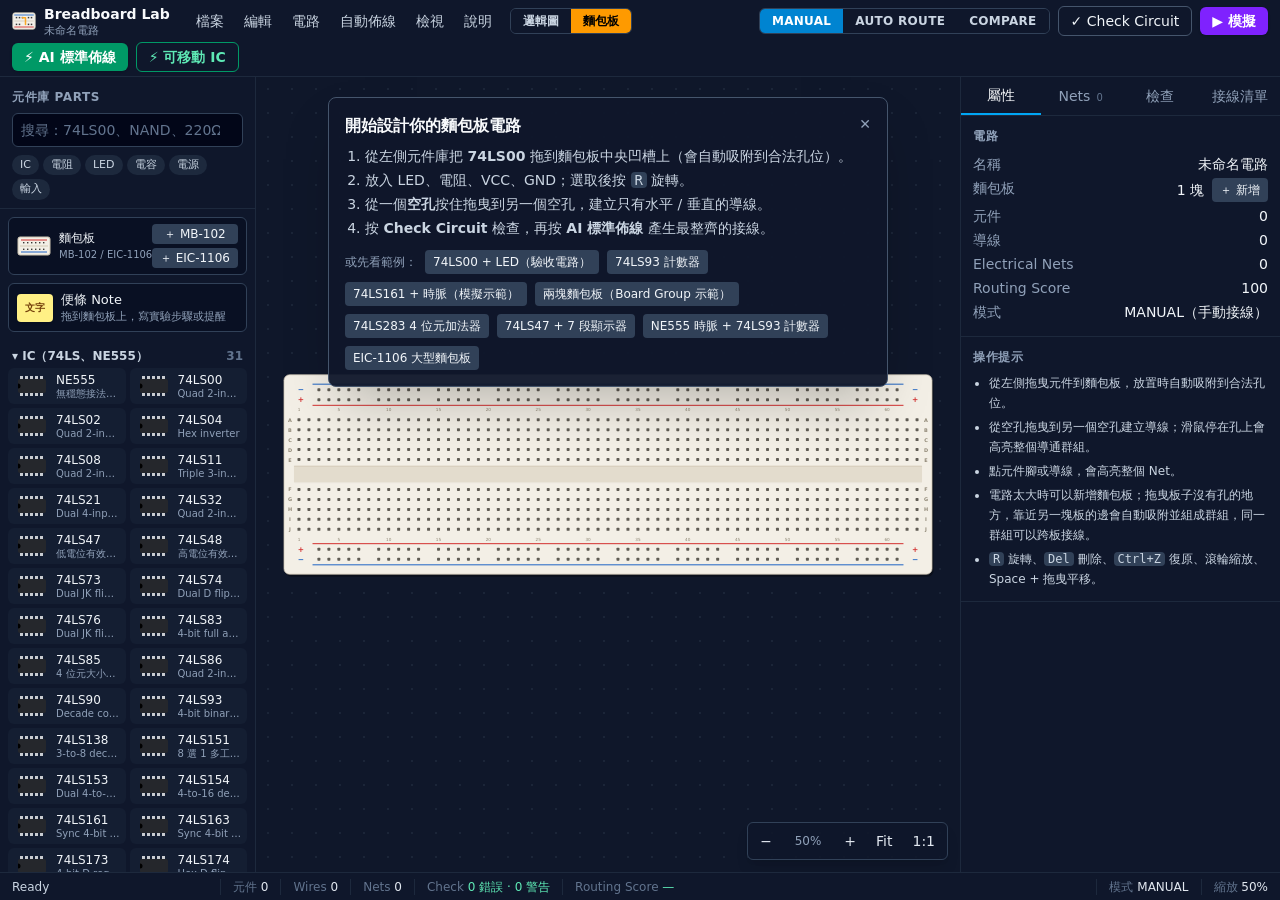
<file: index.html>
<!doctype html>
<html lang="zh-Hant">
  <head>
    <meta charset="UTF-8" />
    <meta name="viewport" content="width=device-width, initial-scale=1.0" />
    <meta name="description" content="虛擬 MB-102 麵包板：放置 74LS IC、電阻、LED，手動接線並一鍵產生標準麵包板佈線。" />
    <link rel="icon" type="image/svg+xml" href="data:image/svg+xml,%3Csvg%20xmlns%3D%22http%3A%2F%2Fwww.w3.org%2F2000%2Fsvg%22%20viewBox%3D%220%200%2032%2032%22%3E%0D%0A%20%20%3Crect%20x%3D%221%22%20y%3D%225%22%20width%3D%2230%22%20height%3D%2222%22%20rx%3D%223%22%20fill%3D%22%23f4f1ea%22%20stroke%3D%22%23c9c2b2%22%2F%3E%0D%0A%20%20%3Cline%20x1%3D%223%22%20y1%3D%228%22%20x2%3D%2229%22%20y2%3D%228%22%20stroke%3D%22%231e63c4%22%20stroke-width%3D%221.2%22%2F%3E%0D%0A%20%20%3Cline%20x1%3D%223%22%20y1%3D%2224%22%20x2%3D%2229%22%20y2%3D%2224%22%20stroke%3D%22%23d32f2f%22%20stroke-width%3D%221.2%22%2F%3E%0D%0A%20%20%3Crect%20x%3D%223%22%20y%3D%2215%22%20width%3D%2226%22%20height%3D%222%22%20fill%3D%22%23e2dccf%22%2F%3E%0D%0A%20%20%3Cg%20fill%3D%22%233a3a3a%22%3E%0D%0A%20%20%20%20%3Crect%20x%3D%225%22%20y%3D%2210.5%22%20width%3D%222%22%20height%3D%222%22%2F%3E%3Crect%20x%3D%229%22%20y%3D%2210.5%22%20width%3D%222%22%20height%3D%222%22%2F%3E%0D%0A%20%20%20%20%3Crect%20x%3D%2213%22%20y%3D%2210.5%22%20width%3D%222%22%20height%3D%222%22%2F%3E%3Crect%20x%3D%2221%22%20y%3D%2210.5%22%20width%3D%222%22%20height%3D%222%22%2F%3E%0D%0A%20%20%20%20%3Crect%20x%3D%2225%22%20y%3D%2210.5%22%20width%3D%222%22%20height%3D%222%22%2F%3E%3Crect%20x%3D%225%22%20y%3D%2219.5%22%20width%3D%222%22%20height%3D%222%22%2F%3E%0D%0A%20%20%20%20%3Crect%20x%3D%229%22%20y%3D%2219.5%22%20width%3D%222%22%20height%3D%222%22%2F%3E%3Crect%20x%3D%2221%22%20y%3D%2219.5%22%20width%3D%222%22%20height%3D%222%22%2F%3E%0D%0A%20%20%20%20%3Crect%20x%3D%2225%22%20y%3D%2219.5%22%20width%3D%222%22%20height%3D%222%22%2F%3E%0D%0A%20%20%3C%2Fg%3E%0D%0A%20%20%3Cpolyline%20points%3D%2214%2C11.5%2018%2C11.5%2018%2C20.5%22%20fill%3D%22none%22%20stroke%3D%22%23f9a825%22%20stroke-width%3D%222%22%20stroke-linejoin%3D%22round%22%20stroke-linecap%3D%22round%22%2F%3E%0D%0A%3C%2Fsvg%3E%0D%0A" />
    <title>Breadboard Lab — 麵包板標準佈線</title>
    <script type="module" crossorigin src="./assets/index-Bonj7g0t.js"></script>
    <link rel="stylesheet" crossorigin href="./assets/index-fbgne9EL.css">
  </head>
  <body>
    <div id="root"></div>
  </body>
</html>
</file>
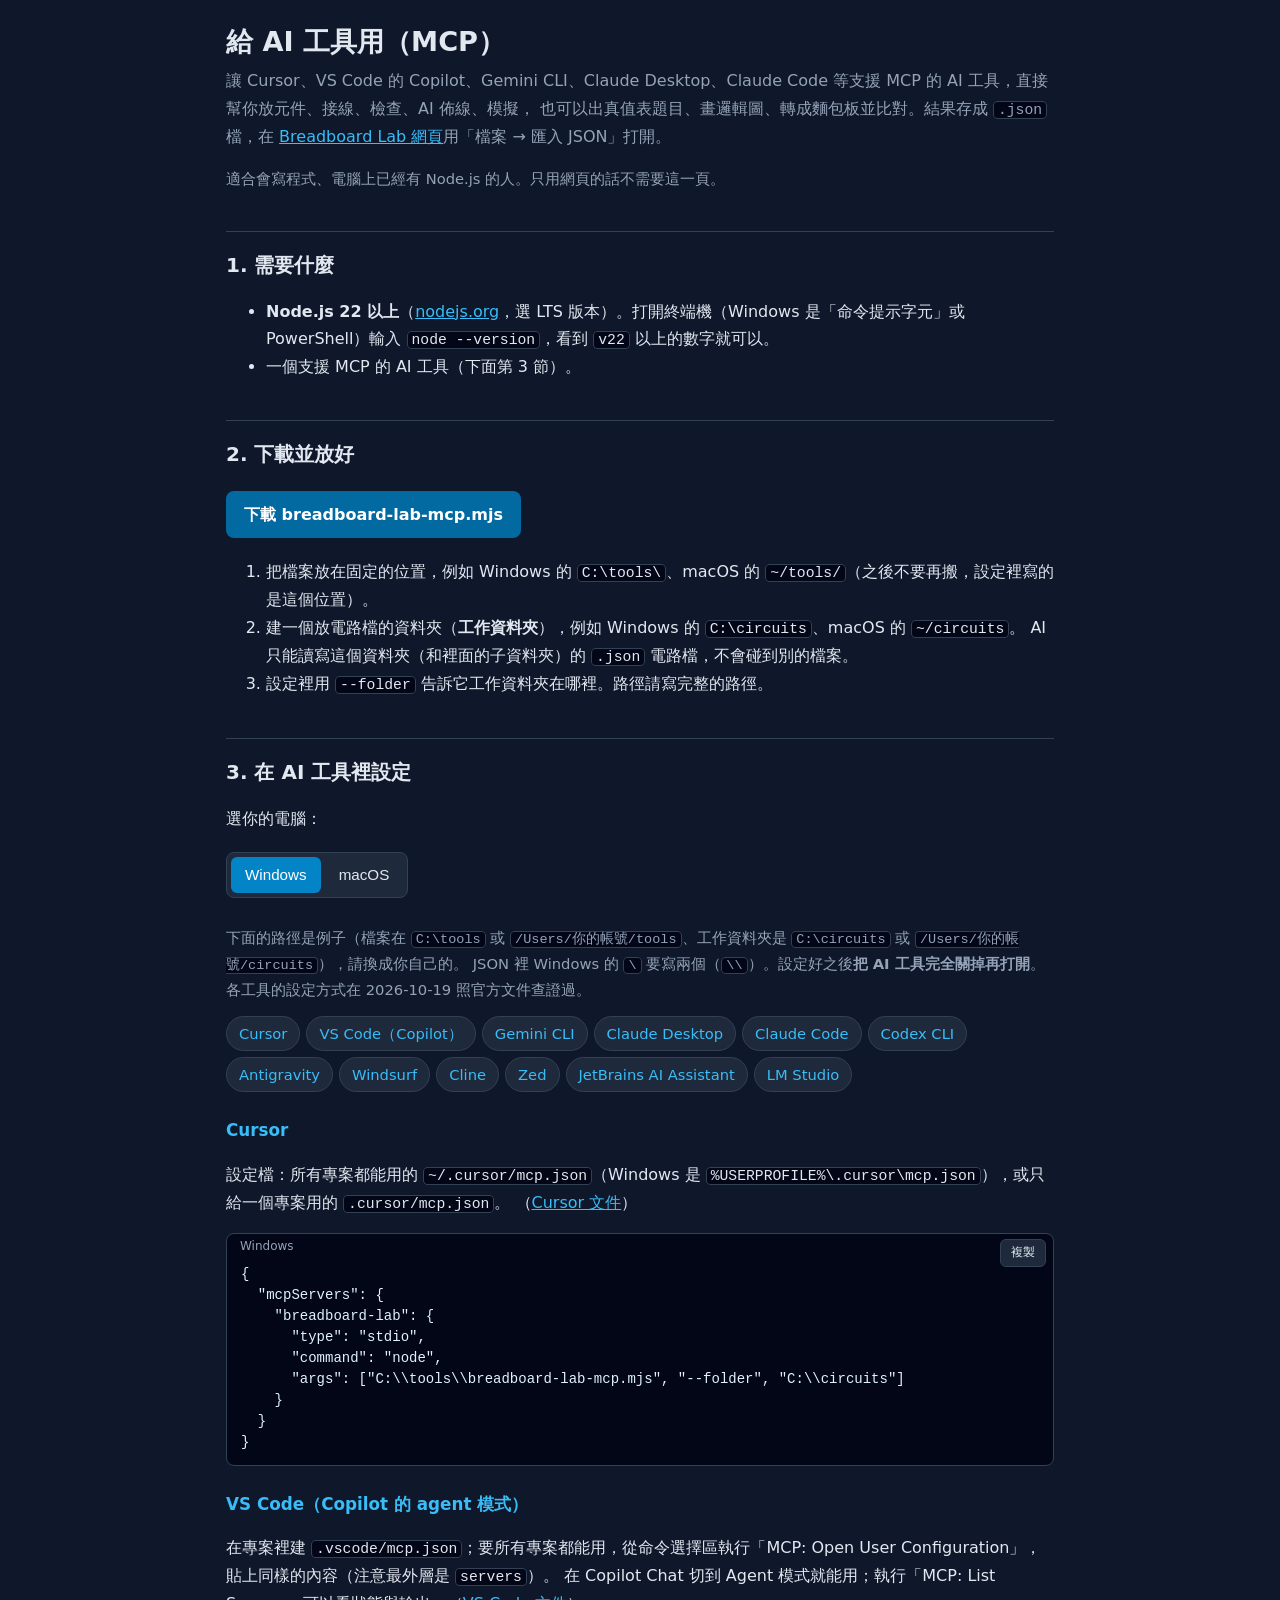
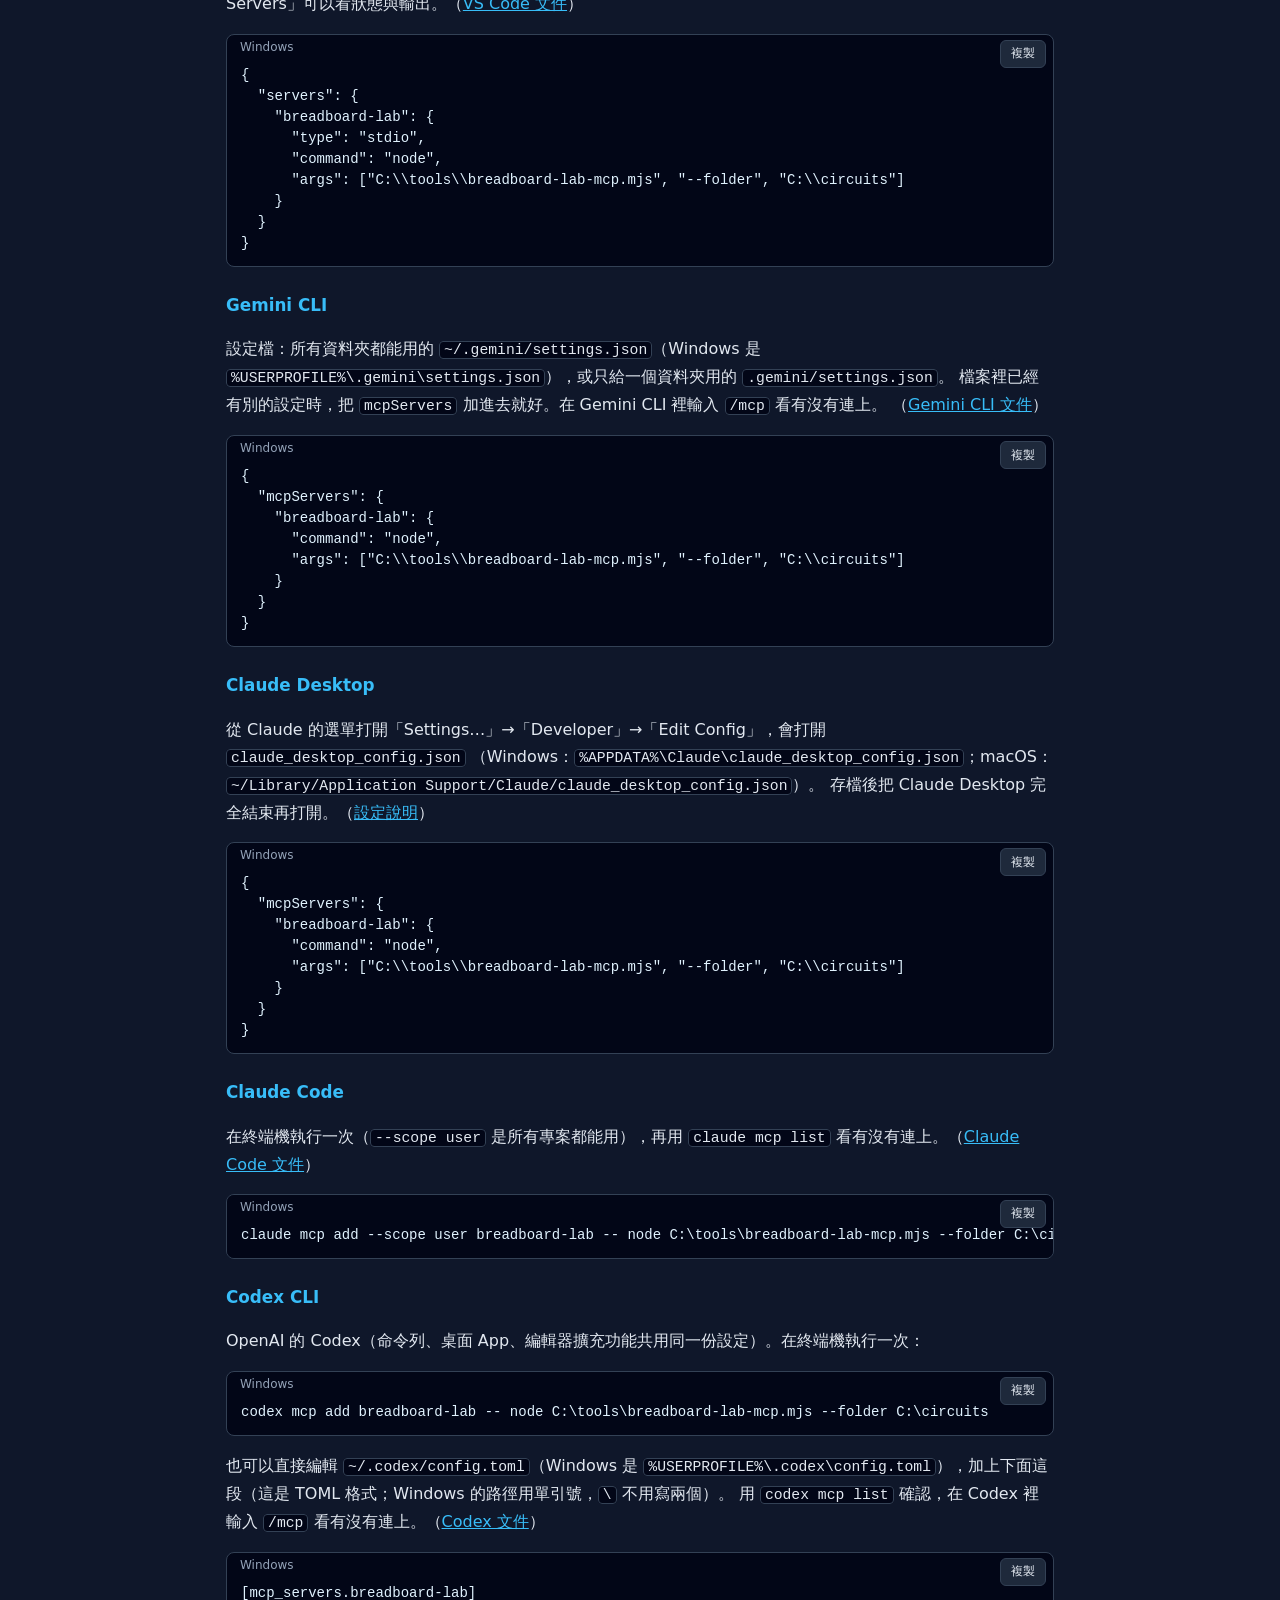
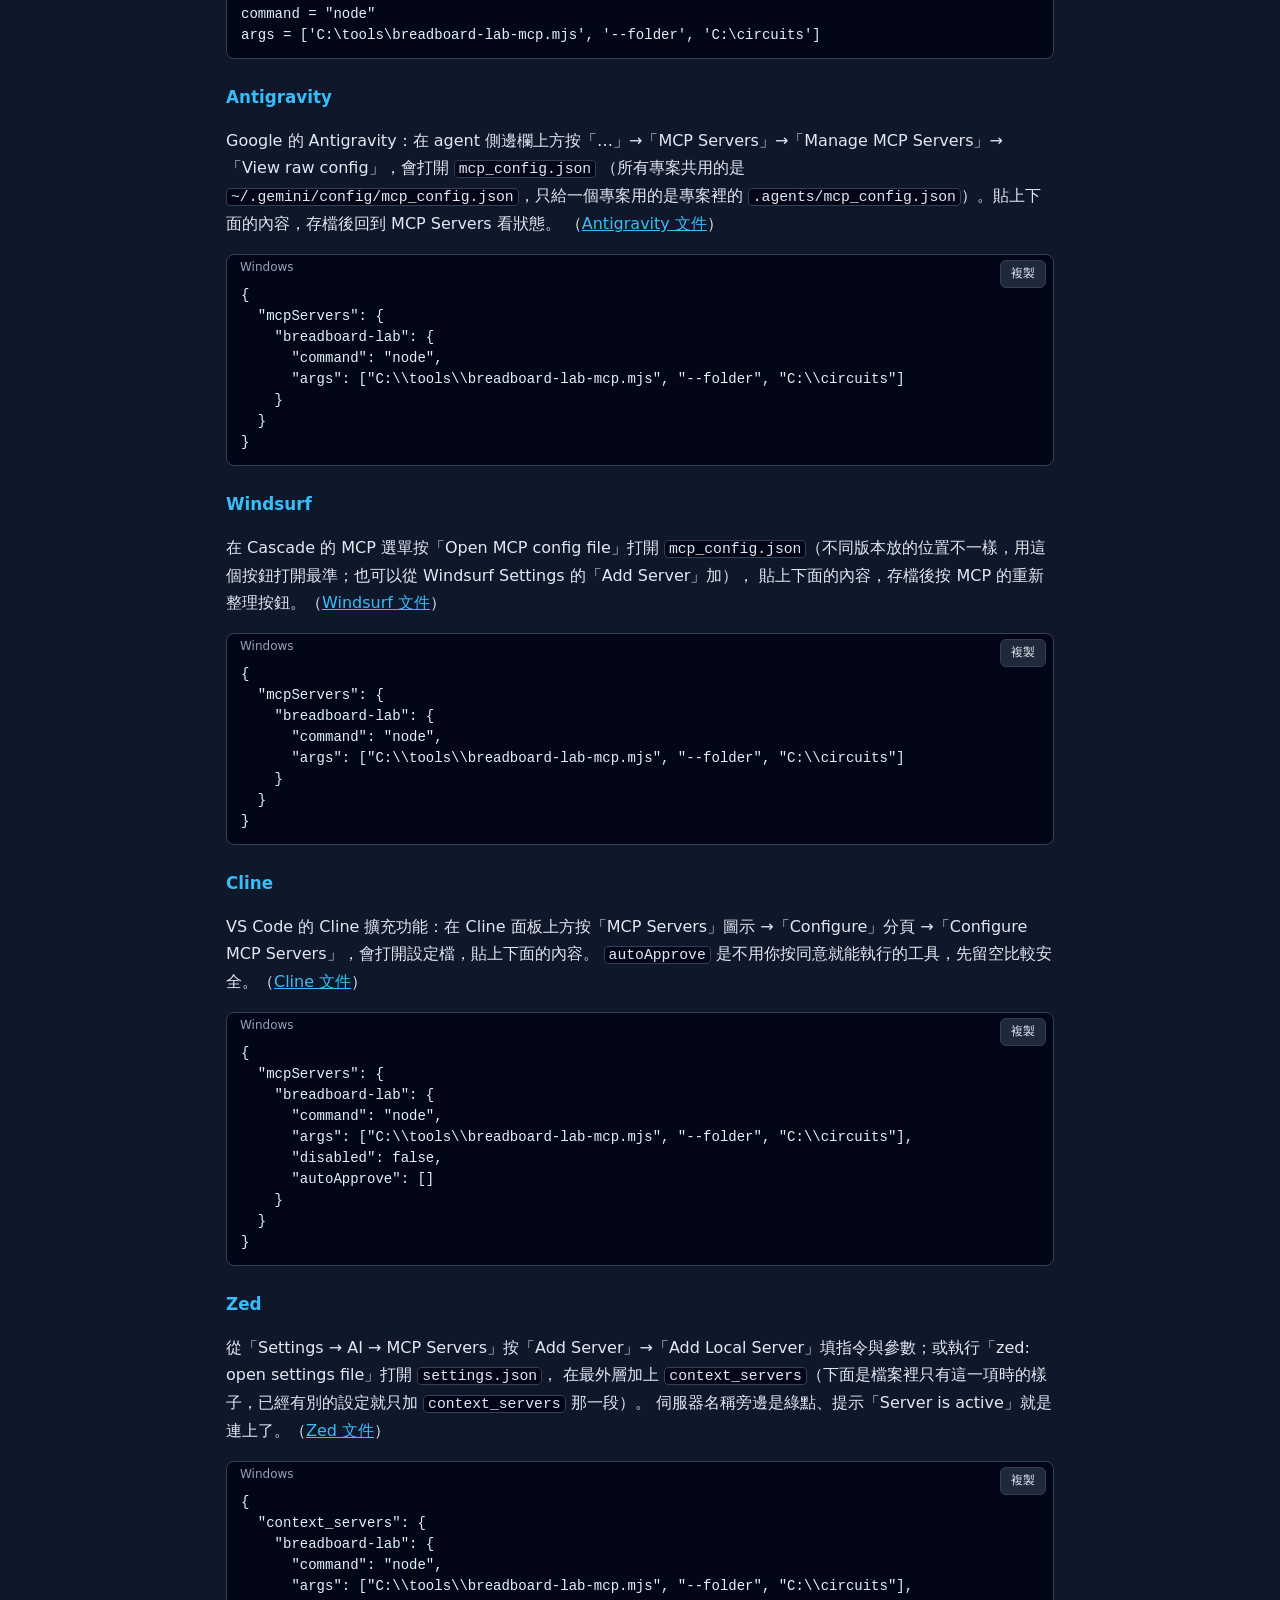
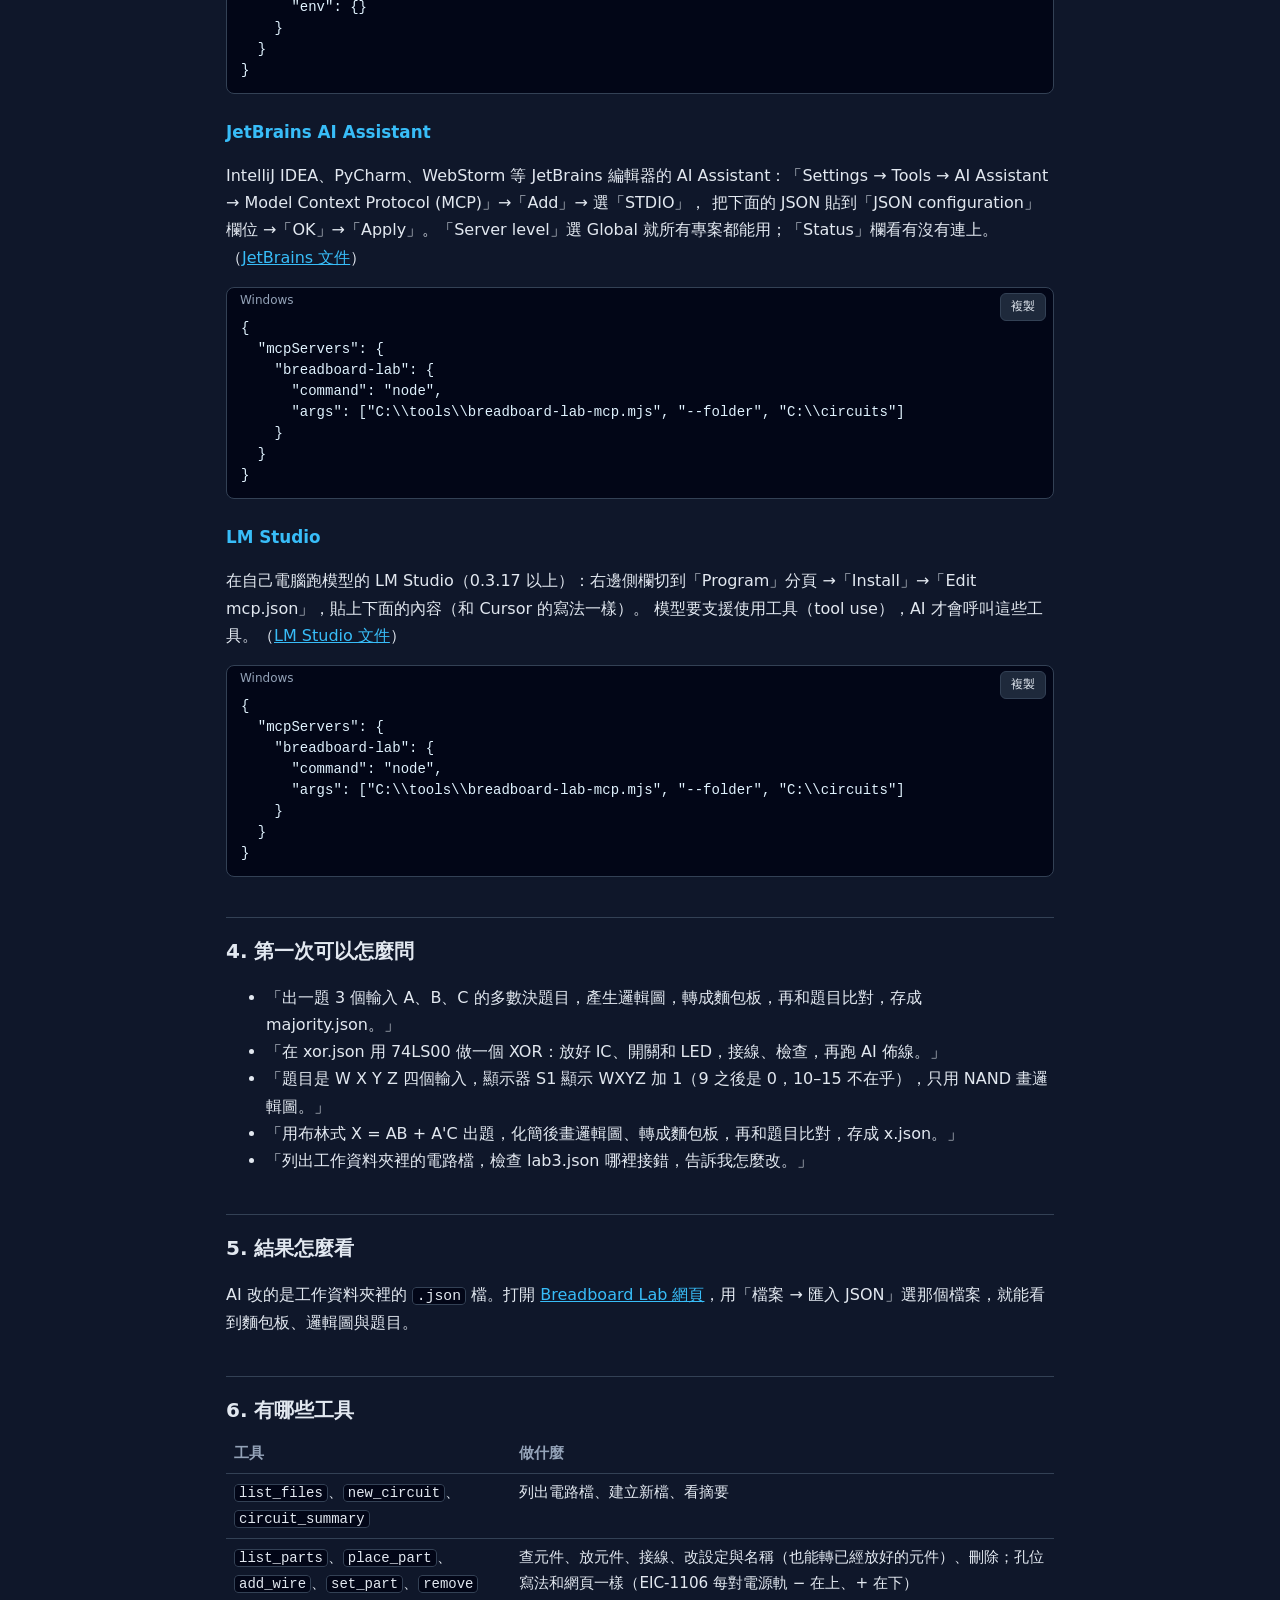
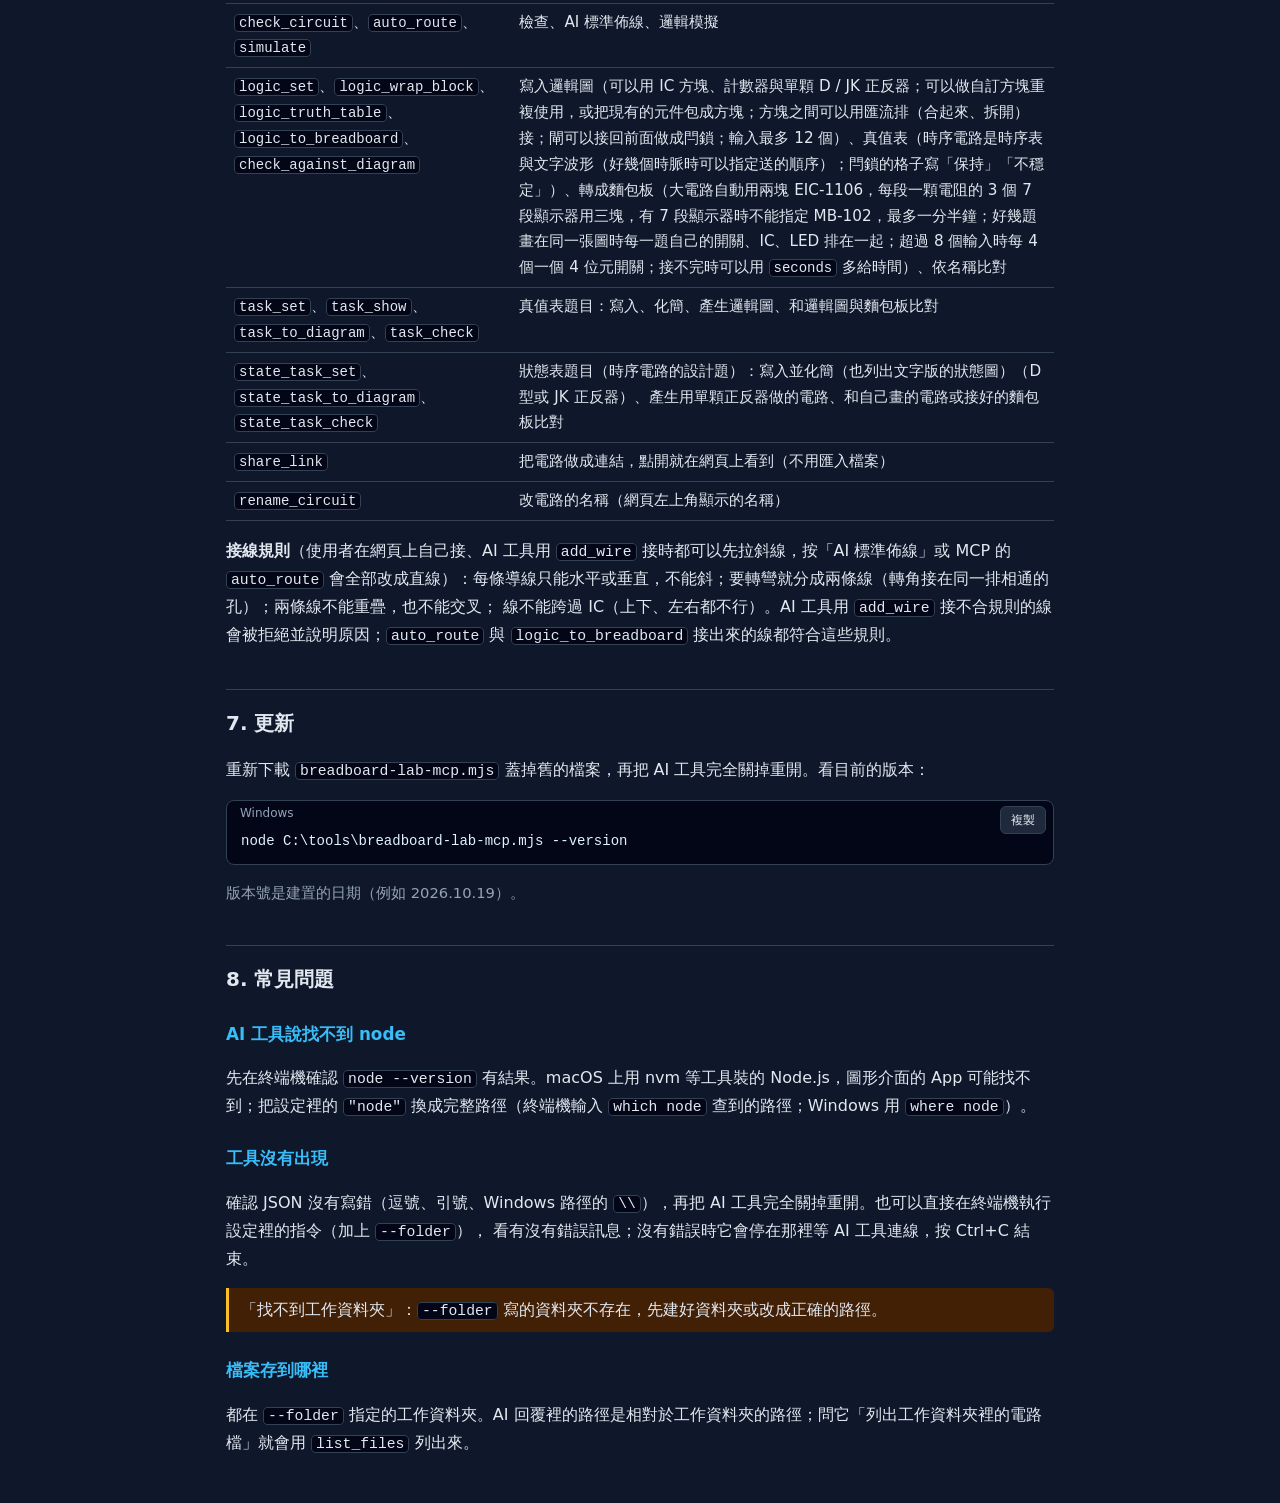
<file: mcp/index.html>
<!doctype html>
<html lang="zh-Hant">
<head>
<meta charset="utf-8">
<meta name="viewport" content="width=device-width, initial-scale=1">
<title>Breadboard Lab：給 AI 工具用（MCP）</title>
<style>
  :root {
    color-scheme: dark;
    --bg: #0f172a;
    --panel: #1e293b;
    --line: #334155;
    --text: #e2e8f0;
    --muted: #94a3b8;
    --accent: #38bdf8;
    --code: #020617;
    --warn: #fbbf24;
  }
  * { box-sizing: border-box; }
  body {
    margin: 0;
    background: var(--bg);
    color: var(--text);
    font: 16px/1.7 system-ui, -apple-system, "Segoe UI", "Microsoft JhengHei", "PingFang TC", "Noto Sans TC", sans-serif;
  }
  main { max-width: 860px; margin: 0 auto; padding: 24px 16px 64px; }
  h1 { font-size: 1.7rem; line-height: 1.3; margin: 0 0 8px; }
  h2 { font-size: 1.25rem; margin: 40px 0 8px; padding-top: 16px; border-top: 1px solid var(--line); }
  h3 { font-size: 1.05rem; margin: 24px 0 6px; color: var(--accent); }
  a { color: var(--accent); }
  p, li { color: var(--text); }
  .lead { color: var(--muted); margin-top: 0; }
  .muted { color: var(--muted); font-size: 0.92rem; }
  code { background: var(--code); border: 1px solid var(--line); border-radius: 4px; padding: 0 4px; font-size: 0.92em; overflow-wrap: anywhere; }
  .block { position: relative; margin: 8px 0 12px; }
  pre {
    margin: 0;
    background: var(--code);
    border: 1px solid var(--line);
    border-radius: 8px;
    padding: 30px 14px 12px;
    overflow-x: auto;
    font: 14px/1.5 ui-monospace, "Cascadia Code", Consolas, Menlo, monospace;
    color: #e0f2fe;
  }
  pre::before { position: absolute; top: 6px; left: 14px; font: 12px system-ui, sans-serif; color: var(--muted); }
  pre.win::before { content: "Windows"; }
  pre.mac::before { content: "macOS"; }
  .copy {
    position: absolute; top: 6px; right: 8px;
    background: var(--panel); color: var(--text); border: 1px solid var(--line); border-radius: 6px;
    font-size: 12px; padding: 2px 10px; cursor: pointer; min-height: 28px;
  }
  .copy:hover { border-color: var(--accent); }
  body.os-win .mac, body.os-mac .win { display: none; }
  .os { display: inline-flex; gap: 4px; background: var(--panel); border: 1px solid var(--line); border-radius: 8px; padding: 4px; margin: 4px 0 12px; }
  .os button { background: transparent; color: var(--text); border: 0; border-radius: 6px; padding: 6px 14px; cursor: pointer; font-size: 0.95rem; min-height: 36px; }
  .os button[aria-pressed="true"] { background: #0284c7; color: #fff; }
  .download {
    display: inline-block; background: #0369a1; color: #fff; text-decoration: none; border-radius: 8px;
    padding: 10px 18px; font-weight: 600; margin: 4px 0;
  }
  .download:hover { background: #0284c7; }
  .note { border-left: 3px solid var(--warn); background: #422006; padding: 8px 12px; border-radius: 0 6px 6px 0; margin: 12px 0; }
  table { border-collapse: collapse; width: 100%; font-size: 0.95rem; }
  th, td { border-bottom: 1px solid var(--line); padding: 6px 8px; text-align: left; vertical-align: top; }
  th { color: var(--muted); font-weight: 600; }
  /* 工具名稱各自不斷行，名稱之間可以換行（手機上整頁不會左右捲動）。 */
  .tools td:first-child code { white-space: nowrap; }
  .toc { display: flex; flex-wrap: wrap; gap: 6px; margin: 8px 0 4px; }
  .toc a { background: var(--panel); border: 1px solid var(--line); border-radius: 999px; padding: 4px 12px; text-decoration: none; font-size: 0.92rem; min-height: 32px; display: inline-flex; align-items: center; }
  .toc a:hover { border-color: var(--accent); }
</style>
</head>
<body>
<main>
<h1>給 AI 工具用（MCP）</h1>
<p class="lead">讓 Cursor、VS Code 的 Copilot、Gemini CLI、Claude Desktop、Claude Code 等支援 MCP 的 AI 工具，直接幫你放元件、接線、檢查、AI 佈線、模擬，
也可以出真值表題目、畫邏輯圖、轉成麵包板並比對。結果存成 <code>.json</code> 檔，在 <a href="../">Breadboard Lab 網頁</a>用「檔案 → 匯入 JSON」打開。</p>
<p class="muted">適合會寫程式、電腦上已經有 Node.js 的人。只用網頁的話不需要這一頁。</p>

<h2>1. 需要什麼</h2>
<ul>
  <li><strong>Node.js 22 以上</strong>（<a href="https://nodejs.org/">nodejs.org</a>，選 LTS 版本）。打開終端機（Windows 是「命令提示字元」或 PowerShell）輸入
    <code>node --version</code>，看到 <code>v22</code> 以上的數字就可以。</li>
  <li>一個支援 MCP 的 AI 工具（下面第 3 節）。</li>
</ul>

<h2>2. 下載並放好</h2>
<p><a class="download" href="breadboard-lab-mcp.mjs" download>下載 breadboard-lab-mcp.mjs</a></p>
<ol>
  <li>把檔案放在固定的位置，例如 Windows 的 <code>C:\tools\</code>、macOS 的 <code>~/tools/</code>（之後不要再搬，設定裡寫的是這個位置）。</li>
  <li>建一個放電路檔的資料夾（<strong>工作資料夾</strong>），例如 Windows 的 <code>C:\circuits</code>、macOS 的 <code>~/circuits</code>。
    AI 只能讀寫這個資料夾（和裡面的子資料夾）的 <code>.json</code> 電路檔，不會碰到別的檔案。</li>
  <li>設定裡用 <code>--folder</code> 告訴它工作資料夾在哪裡。路徑請寫完整的路徑。</li>
</ol>

<h2>3. 在 AI 工具裡設定</h2>
<p>選你的電腦：</p>
<div class="os" role="group" aria-label="作業系統">
  <button type="button" data-os="win" aria-pressed="false">Windows</button>
  <button type="button" data-os="mac" aria-pressed="false">macOS</button>
</div>
<p class="muted">下面的路徑是例子（檔案在 <code>C:\tools</code> 或 <code>/Users/你的帳號/tools</code>、工作資料夾是 <code>C:\circuits</code> 或 <code>/Users/你的帳號/circuits</code>），請換成你自己的。
JSON 裡 Windows 的 <code>\</code> 要寫兩個（<code>\\</code>）。設定好之後<strong>把 AI 工具完全關掉再打開</strong>。各工具的設定方式在 2026-10-19 照官方文件查證過。</p>

<nav class="toc" aria-label="AI 工具">
  <a href="#tool-cursor">Cursor</a>
  <a href="#tool-vscode">VS Code（Copilot）</a>
  <a href="#tool-gemini-cli">Gemini CLI</a>
  <a href="#tool-claude-desktop">Claude Desktop</a>
  <a href="#tool-claude-code">Claude Code</a>
  <a href="#tool-codex">Codex CLI</a>
  <a href="#tool-antigravity">Antigravity</a>
  <a href="#tool-windsurf">Windsurf</a>
  <a href="#tool-cline">Cline</a>
  <a href="#tool-zed">Zed</a>
  <a href="#tool-jetbrains">JetBrains AI Assistant</a>
  <a href="#tool-lm-studio">LM Studio</a>
</nav>

<h3 id="tool-cursor">Cursor</h3>
<p>設定檔：所有專案都能用的 <code>~/.cursor/mcp.json</code>（Windows 是 <code>%USERPROFILE%\.cursor\mcp.json</code>），或只給一個專案用的 <code>.cursor/mcp.json</code>。
（<a href="https://cursor.com/docs/context/mcp">Cursor 文件</a>）</p>
<div class="block"><pre class="json win">{
  "mcpServers": {
    "breadboard-lab": {
      "type": "stdio",
      "command": "node",
      "args": ["C:\\tools\\breadboard-lab-mcp.mjs", "--folder", "C:\\circuits"]
    }
  }
}</pre></div>
<div class="block"><pre class="json mac">{
  "mcpServers": {
    "breadboard-lab": {
      "type": "stdio",
      "command": "node",
      "args": ["/Users/你的帳號/tools/breadboard-lab-mcp.mjs", "--folder", "/Users/你的帳號/circuits"]
    }
  }
}</pre></div>

<h3 id="tool-vscode">VS Code（Copilot 的 agent 模式）</h3>
<p>在專案裡建 <code>.vscode/mcp.json</code>；要所有專案都能用，從命令選擇區執行「MCP: Open User Configuration」，貼上同樣的內容（注意最外層是 <code>servers</code>）。
在 Copilot Chat 切到 Agent 模式就能用；執行「MCP: List Servers」可以看狀態與輸出。（<a href="https://code.visualstudio.com/docs/copilot/customization/mcp-servers">VS Code 文件</a>）</p>
<div class="block"><pre class="json win">{
  "servers": {
    "breadboard-lab": {
      "type": "stdio",
      "command": "node",
      "args": ["C:\\tools\\breadboard-lab-mcp.mjs", "--folder", "C:\\circuits"]
    }
  }
}</pre></div>
<div class="block"><pre class="json mac">{
  "servers": {
    "breadboard-lab": {
      "type": "stdio",
      "command": "node",
      "args": ["/Users/你的帳號/tools/breadboard-lab-mcp.mjs", "--folder", "/Users/你的帳號/circuits"]
    }
  }
}</pre></div>

<h3 id="tool-gemini-cli">Gemini CLI</h3>
<p>設定檔：所有資料夾都能用的 <code>~/.gemini/settings.json</code>（Windows 是 <code>%USERPROFILE%\.gemini\settings.json</code>），或只給一個資料夾用的 <code>.gemini/settings.json</code>。
檔案裡已經有別的設定時，把 <code>mcpServers</code> 加進去就好。在 Gemini CLI 裡輸入 <code>/mcp</code> 看有沒有連上。
（<a href="https://github.com/google-gemini/gemini-cli/blob/main/docs/tools/mcp-server.md">Gemini CLI 文件</a>）</p>
<div class="block"><pre class="json win">{
  "mcpServers": {
    "breadboard-lab": {
      "command": "node",
      "args": ["C:\\tools\\breadboard-lab-mcp.mjs", "--folder", "C:\\circuits"]
    }
  }
}</pre></div>
<div class="block"><pre class="json mac">{
  "mcpServers": {
    "breadboard-lab": {
      "command": "node",
      "args": ["/Users/你的帳號/tools/breadboard-lab-mcp.mjs", "--folder", "/Users/你的帳號/circuits"]
    }
  }
}</pre></div>

<h3 id="tool-claude-desktop">Claude Desktop</h3>
<p>從 Claude 的選單打開「Settings…」→「Developer」→「Edit Config」，會打開 <code>claude_desktop_config.json</code>
（Windows：<code>%APPDATA%\Claude\claude_desktop_config.json</code>；macOS：<code>~/Library/Application Support/Claude/claude_desktop_config.json</code>）。
存檔後把 Claude Desktop 完全結束再打開。（<a href="https://modelcontextprotocol.io/docs/develop/connect-local-servers">設定說明</a>）</p>
<div class="block"><pre class="json win">{
  "mcpServers": {
    "breadboard-lab": {
      "command": "node",
      "args": ["C:\\tools\\breadboard-lab-mcp.mjs", "--folder", "C:\\circuits"]
    }
  }
}</pre></div>
<div class="block"><pre class="json mac">{
  "mcpServers": {
    "breadboard-lab": {
      "command": "node",
      "args": ["/Users/你的帳號/tools/breadboard-lab-mcp.mjs", "--folder", "/Users/你的帳號/circuits"]
    }
  }
}</pre></div>

<h3 id="tool-claude-code">Claude Code</h3>
<p>在終端機執行一次（<code>--scope user</code> 是所有專案都能用），再用 <code>claude mcp list</code> 看有沒有連上。（<a href="https://code.claude.com/docs/en/mcp">Claude Code 文件</a>）</p>
<div class="block"><pre class="cmd win">claude mcp add --scope user breadboard-lab -- node C:\tools\breadboard-lab-mcp.mjs --folder C:\circuits</pre></div>
<div class="block"><pre class="cmd mac">claude mcp add --scope user breadboard-lab -- node ~/tools/breadboard-lab-mcp.mjs --folder ~/circuits</pre></div>

<h3 id="tool-codex">Codex CLI</h3>
<p>OpenAI 的 Codex（命令列、桌面 App、編輯器擴充功能共用同一份設定）。在終端機執行一次：</p>
<div class="block"><pre class="cmd win">codex mcp add breadboard-lab -- node C:\tools\breadboard-lab-mcp.mjs --folder C:\circuits</pre></div>
<div class="block"><pre class="cmd mac">codex mcp add breadboard-lab -- node ~/tools/breadboard-lab-mcp.mjs --folder ~/circuits</pre></div>
<p>也可以直接編輯 <code>~/.codex/config.toml</code>（Windows 是 <code>%USERPROFILE%\.codex\config.toml</code>），加上下面這段（這是 TOML 格式；Windows 的路徑用單引號，<code>\</code> 不用寫兩個）。
用 <code>codex mcp list</code> 確認，在 Codex 裡輸入 <code>/mcp</code> 看有沒有連上。（<a href="https://learn.chatgpt.com/docs/extend/mcp?surface=cli">Codex 文件</a>）</p>
<div class="block"><pre class="toml win">[mcp_servers.breadboard-lab]
command = "node"
args = ['C:\tools\breadboard-lab-mcp.mjs', '--folder', 'C:\circuits']</pre></div>
<div class="block"><pre class="toml mac">[mcp_servers.breadboard-lab]
command = "node"
args = ["/Users/你的帳號/tools/breadboard-lab-mcp.mjs", "--folder", "/Users/你的帳號/circuits"]</pre></div>

<h3 id="tool-antigravity">Antigravity</h3>
<p>Google 的 Antigravity：在 agent 側邊欄上方按「…」→「MCP Servers」→「Manage MCP Servers」→「View raw config」，會打開 <code>mcp_config.json</code>
（所有專案共用的是 <code>~/.gemini/config/mcp_config.json</code>，只給一個專案用的是專案裡的 <code>.agents/mcp_config.json</code>）。貼上下面的內容，存檔後回到 MCP Servers 看狀態。
（<a href="https://antigravity.google/docs/mcp">Antigravity 文件</a>）</p>
<div class="block"><pre class="json win">{
  "mcpServers": {
    "breadboard-lab": {
      "command": "node",
      "args": ["C:\\tools\\breadboard-lab-mcp.mjs", "--folder", "C:\\circuits"]
    }
  }
}</pre></div>
<div class="block"><pre class="json mac">{
  "mcpServers": {
    "breadboard-lab": {
      "command": "node",
      "args": ["/Users/你的帳號/tools/breadboard-lab-mcp.mjs", "--folder", "/Users/你的帳號/circuits"]
    }
  }
}</pre></div>

<h3 id="tool-windsurf">Windsurf</h3>
<p>在 Cascade 的 MCP 選單按「Open MCP config file」打開 <code>mcp_config.json</code>（不同版本放的位置不一樣，用這個按鈕打開最準；也可以從 Windsurf Settings 的「Add Server」加），
貼上下面的內容，存檔後按 MCP 的重新整理按鈕。（<a href="https://docs.windsurf.com/windsurf/mcp">Windsurf 文件</a>）</p>
<div class="block"><pre class="json win">{
  "mcpServers": {
    "breadboard-lab": {
      "command": "node",
      "args": ["C:\\tools\\breadboard-lab-mcp.mjs", "--folder", "C:\\circuits"]
    }
  }
}</pre></div>
<div class="block"><pre class="json mac">{
  "mcpServers": {
    "breadboard-lab": {
      "command": "node",
      "args": ["/Users/你的帳號/tools/breadboard-lab-mcp.mjs", "--folder", "/Users/你的帳號/circuits"]
    }
  }
}</pre></div>

<h3 id="tool-cline">Cline</h3>
<p>VS Code 的 Cline 擴充功能：在 Cline 面板上方按「MCP Servers」圖示 →「Configure」分頁 →「Configure MCP Servers」，會打開設定檔，貼上下面的內容。
<code>autoApprove</code> 是不用你按同意就能執行的工具，先留空比較安全。（<a href="https://docs.cline.bot/mcp/configuring-mcp-servers">Cline 文件</a>）</p>
<div class="block"><pre class="json win">{
  "mcpServers": {
    "breadboard-lab": {
      "command": "node",
      "args": ["C:\\tools\\breadboard-lab-mcp.mjs", "--folder", "C:\\circuits"],
      "disabled": false,
      "autoApprove": []
    }
  }
}</pre></div>
<div class="block"><pre class="json mac">{
  "mcpServers": {
    "breadboard-lab": {
      "command": "node",
      "args": ["/Users/你的帳號/tools/breadboard-lab-mcp.mjs", "--folder", "/Users/你的帳號/circuits"],
      "disabled": false,
      "autoApprove": []
    }
  }
}</pre></div>

<h3 id="tool-zed">Zed</h3>
<p>從「Settings → AI → MCP Servers」按「Add Server」→「Add Local Server」填指令與參數；或執行「zed: open settings file」打開 <code>settings.json</code>，
在最外層加上 <code>context_servers</code>（下面是檔案裡只有這一項時的樣子，已經有別的設定就只加 <code>context_servers</code> 那一段）。
伺服器名稱旁邊是綠點、提示「Server is active」就是連上了。（<a href="https://zed.dev/docs/ai/mcp">Zed 文件</a>）</p>
<div class="block"><pre class="json win">{
  "context_servers": {
    "breadboard-lab": {
      "command": "node",
      "args": ["C:\\tools\\breadboard-lab-mcp.mjs", "--folder", "C:\\circuits"],
      "env": {}
    }
  }
}</pre></div>
<div class="block"><pre class="json mac">{
  "context_servers": {
    "breadboard-lab": {
      "command": "node",
      "args": ["/Users/你的帳號/tools/breadboard-lab-mcp.mjs", "--folder", "/Users/你的帳號/circuits"],
      "env": {}
    }
  }
}</pre></div>

<h3 id="tool-jetbrains">JetBrains AI Assistant</h3>
<p>IntelliJ IDEA、PyCharm、WebStorm 等 JetBrains 編輯器的 AI Assistant：「Settings → Tools → AI Assistant → Model Context Protocol (MCP)」→「Add」→ 選「STDIO」，
把下面的 JSON 貼到「JSON configuration」欄位 →「OK」→「Apply」。「Server level」選 Global 就所有專案都能用；「Status」欄看有沒有連上。
（<a href="https://www.jetbrains.com/help/ai-assistant/mcp.html">JetBrains 文件</a>）</p>
<div class="block"><pre class="json win">{
  "mcpServers": {
    "breadboard-lab": {
      "command": "node",
      "args": ["C:\\tools\\breadboard-lab-mcp.mjs", "--folder", "C:\\circuits"]
    }
  }
}</pre></div>
<div class="block"><pre class="json mac">{
  "mcpServers": {
    "breadboard-lab": {
      "command": "node",
      "args": ["/Users/你的帳號/tools/breadboard-lab-mcp.mjs", "--folder", "/Users/你的帳號/circuits"]
    }
  }
}</pre></div>

<h3 id="tool-lm-studio">LM Studio</h3>
<p>在自己電腦跑模型的 LM Studio（0.3.17 以上）：右邊側欄切到「Program」分頁 →「Install」→「Edit mcp.json」，貼上下面的內容（和 Cursor 的寫法一樣）。
模型要支援使用工具（tool use），AI 才會呼叫這些工具。（<a href="https://lmstudio.ai/docs/app/mcp">LM Studio 文件</a>）</p>
<div class="block"><pre class="json win">{
  "mcpServers": {
    "breadboard-lab": {
      "command": "node",
      "args": ["C:\\tools\\breadboard-lab-mcp.mjs", "--folder", "C:\\circuits"]
    }
  }
}</pre></div>
<div class="block"><pre class="json mac">{
  "mcpServers": {
    "breadboard-lab": {
      "command": "node",
      "args": ["/Users/你的帳號/tools/breadboard-lab-mcp.mjs", "--folder", "/Users/你的帳號/circuits"]
    }
  }
}</pre></div>

<h2>4. 第一次可以怎麼問</h2>
<ul>
  <li>「出一題 3 個輸入 A、B、C 的多數決題目，產生邏輯圖，轉成麵包板，再和題目比對，存成 majority.json。」</li>
  <li>「在 xor.json 用 74LS00 做一個 XOR：放好 IC、開關和 LED，接線、檢查，再跑 AI 佈線。」</li>
  <li>「題目是 W X Y Z 四個輸入，顯示器 S1 顯示 WXYZ 加 1（9 之後是 0，10–15 不在乎），只用 NAND 畫邏輯圖。」</li>
  <li>「用布林式 X = AB + A'C 出題，化簡後畫邏輯圖、轉成麵包板，再和題目比對，存成 x.json。」</li>
  <li>「列出工作資料夾裡的電路檔，檢查 lab3.json 哪裡接錯，告訴我怎麼改。」</li>
</ul>

<h2>5. 結果怎麼看</h2>
<p>AI 改的是工作資料夾裡的 <code>.json</code> 檔。打開 <a href="../">Breadboard Lab 網頁</a>，用「檔案 → 匯入 JSON」選那個檔案，就能看到麵包板、邏輯圖與題目。</p>

<h2>6. 有哪些工具</h2>
<table class="tools">
  <tr><th>工具</th><th>做什麼</th></tr>
  <tr><td><code>list_files</code>、<code>new_circuit</code>、<code>circuit_summary</code></td><td>列出電路檔、建立新檔、看摘要</td></tr>
  <tr><td><code>list_parts</code>、<code>place_part</code>、<code>add_wire</code>、<code>set_part</code>、<code>remove</code></td><td>查元件、放元件、接線、改設定與名稱（也能轉已經放好的元件）、刪除；孔位寫法和網頁一樣（EIC-1106 每對電源軌 − 在上、+ 在下）</td></tr>
  <tr><td><code>check_circuit</code>、<code>auto_route</code>、<code>simulate</code></td><td>檢查、AI 標準佈線、邏輯模擬</td></tr>
  <tr><td><code>logic_set</code>、<code>logic_wrap_block</code>、<code>logic_truth_table</code>、<code>logic_to_breadboard</code>、<code>check_against_diagram</code></td><td>寫入邏輯圖（可以用 IC 方塊、計數器與單顆 D / JK 正反器；可以做自訂方塊重複使用，或把現有的元件包成方塊；方塊之間可以用匯流排（合起來、拆開）接；閘可以接回前面做成閂鎖；輸入最多 12 個）、真值表（時序電路是時序表與文字波形（好幾個時脈時可以指定送的順序）；閂鎖的格子寫「保持」「不穩定」）、轉成麵包板（大電路自動用兩塊 EIC-1106，每段一顆電阻的 3 個 7 段顯示器用三塊，有 7 段顯示器時不能指定 MB-102，最多一分半鐘；好幾題畫在同一張圖時每一題自己的開關、IC、LED 排在一起；超過 8 個輸入時每 4 個一個 4 位元開關；接不完時可以用 <code>seconds</code> 多給時間）、依名稱比對</td></tr>
  <tr><td><code>task_set</code>、<code>task_show</code>、<code>task_to_diagram</code>、<code>task_check</code></td><td>真值表題目：寫入、化簡、產生邏輯圖、和邏輯圖與麵包板比對</td></tr>
  <tr><td><code>state_task_set</code>、<code>state_task_to_diagram</code>、<code>state_task_check</code></td><td>狀態表題目（時序電路的設計題）：寫入並化簡（也列出文字版的狀態圖）（D 型或 JK 正反器）、產生用單顆正反器做的電路、和自己畫的電路或接好的麵包板比對</td></tr>
  <tr><td><code>share_link</code></td><td>把電路做成連結，點開就在網頁上看到（不用匯入檔案）</td></tr>
  <tr><td><code>rename_circuit</code></td><td>改電路的名稱（網頁左上角顯示的名稱）</td></tr>
</table>
<p><strong>接線規則</strong>（使用者在網頁上自己接、AI 工具用 <code>add_wire</code> 接時都可以先拉斜線，按「AI 標準佈線」或 MCP 的 <code>auto_route</code> 會全部改成直線）：每條導線只能水平或垂直，不能斜；要轉彎就分成兩條線（轉角接在同一排相通的孔）；兩條線不能重疊，也不能交叉；
線不能跨過 IC（上下、左右都不行）。AI 工具用 <code>add_wire</code> 接不合規則的線會被拒絕並說明原因；<code>auto_route</code> 與 <code>logic_to_breadboard</code> 接出來的線都符合這些規則。</p>

<h2>7. 更新</h2>
<p>重新下載 <code>breadboard-lab-mcp.mjs</code> 蓋掉舊的檔案，再把 AI 工具完全關掉重開。看目前的版本：</p>
<div class="block"><pre class="cmd win">node C:\tools\breadboard-lab-mcp.mjs --version</pre></div>
<div class="block"><pre class="cmd mac">node ~/tools/breadboard-lab-mcp.mjs --version</pre></div>
<p class="muted">版本號是建置的日期（例如 2026.10.19）。</p>

<h2>8. 常見問題</h2>
<h3>AI 工具說找不到 node</h3>
<p>先在終端機確認 <code>node --version</code> 有結果。macOS 上用 nvm 等工具裝的 Node.js，圖形介面的 App 可能找不到；把設定裡的 <code>"node"</code>
換成完整路徑（終端機輸入 <code>which node</code> 查到的路徑；Windows 用 <code>where node</code>）。</p>
<h3>工具沒有出現</h3>
<p>確認 JSON 沒有寫錯（逗號、引號、Windows 路徑的 <code>\\</code>），再把 AI 工具完全關掉重開。也可以直接在終端機執行設定裡的指令（加上 <code>--folder</code>），
看有沒有錯誤訊息；沒有錯誤時它會停在那裡等 AI 工具連線，按 Ctrl+C 結束。</p>
<div class="note">「找不到工作資料夾」：<code>--folder</code> 寫的資料夾不存在，先建好資料夾或改成正確的路徑。</div>
<h3>檔案存到哪裡</h3>
<p>都在 <code>--folder</code> 指定的工作資料夾。AI 回覆裡的路徑是相對於工作資料夾的路徑；問它「列出工作資料夾裡的電路檔」就會用 <code>list_files</code> 列出來。</p>
</main>
<script>
  // 依目前的電腦先選好 Windows 或 macOS；每段設定加「複製」按鈕。
  (function () {
    var buttons = document.querySelectorAll('.os button');
    function choose(os) {
      document.body.classList.remove('os-win', 'os-mac');
      document.body.classList.add('os-' + os);
      buttons.forEach(function (b) { b.setAttribute('aria-pressed', String(b.getAttribute('data-os') === os)); });
    }
    buttons.forEach(function (b) { b.addEventListener('click', function () { choose(b.getAttribute('data-os')); }); });
    choose(/Mac/i.test(navigator.userAgent) ? 'mac' : 'win');
    document.querySelectorAll('.block').forEach(function (block) {
      var pre = block.querySelector('pre');
      // 另一種電腦的設定整塊（含複製按鈕）一起藏起來。
      ['win', 'mac'].forEach(function (os) { if (pre.classList.contains(os)) block.classList.add(os); });
      var copy = document.createElement('button');
      copy.type = 'button';
      copy.className = 'copy';
      copy.textContent = '複製';
      copy.addEventListener('click', function () {
        if (!navigator.clipboard) return;
        navigator.clipboard.writeText(pre.textContent).then(function () {
          copy.textContent = '已複製';
          setTimeout(function () { copy.textContent = '複製'; }, 1500);
        });
      });
      block.appendChild(copy);
    });
  })();
</script>
</body>
</html>
</file>
<file: assets/index-fbgne9EL.css>
/*! tailwindcss v4.3.3 | MIT License | https://tailwindcss.com */
@layer properties{@supports (((-webkit-hyphens:none)) and (not (margin-trim:inline))) or ((-moz-orient:inline) and (not (color:rgb(from red r g b)))){*,:before,:after,::backdrop{--tw-translate-x:0;--tw-translate-y:0;--tw-translate-z:0;--tw-rotate-x:initial;--tw-rotate-y:initial;--tw-rotate-z:initial;--tw-skew-x:initial;--tw-skew-y:initial;--tw-pan-x:initial;--tw-pan-y:initial;--tw-pinch-zoom:initial;--tw-space-y-reverse:0;--tw-border-style:solid;--tw-leading:initial;--tw-font-weight:initial;--tw-tracking:initial;--tw-ordinal:initial;--tw-slashed-zero:initial;--tw-numeric-figure:initial;--tw-numeric-spacing:initial;--tw-numeric-fraction:initial;--tw-shadow:0 0 #0000;--tw-shadow-color:initial;--tw-shadow-alpha:100%;--tw-inset-shadow:0 0 #0000;--tw-inset-shadow-color:initial;--tw-inset-shadow-alpha:100%;--tw-ring-color:initial;--tw-ring-shadow:0 0 #0000;--tw-inset-ring-color:initial;--tw-inset-ring-shadow:0 0 #0000;--tw-ring-inset:initial;--tw-ring-offset-width:0px;--tw-ring-offset-color:#fff;--tw-ring-offset-shadow:0 0 #0000;--tw-blur:initial;--tw-brightness:initial;--tw-contrast:initial;--tw-grayscale:initial;--tw-hue-rotate:initial;--tw-invert:initial;--tw-opacity:initial;--tw-saturate:initial;--tw-sepia:initial;--tw-drop-shadow:initial;--tw-drop-shadow-color:initial;--tw-drop-shadow-alpha:100%;--tw-drop-shadow-size:initial}}}@layer theme{:root,:host{--font-sans:"Inter", "Noto Sans TC", "PingFang TC", "Microsoft JhengHei", system-ui, sans-serif;--font-mono:"JetBrains Mono", "SFMono-Regular", Menlo, Consolas, monospace;--color-red-100:oklch(93.6% .032 17.717);--color-red-200:oklch(88.5% .062 18.334);--color-red-300:oklch(80.8% .114 19.571);--color-red-400:oklch(70.4% .191 22.216);--color-red-500:oklch(63.7% .237 25.331);--color-red-600:oklch(57.7% .245 27.325);--color-red-700:oklch(50.5% .213 27.518);--color-red-800:oklch(44.4% .177 26.899);--color-red-900:oklch(39.6% .141 25.723);--color-red-950:oklch(25.8% .092 26.042);--color-amber-100:oklch(96.2% .059 95.617);--color-amber-200:oklch(92.4% .12 95.746);--color-amber-300:oklch(87.9% .169 91.605);--color-amber-400:oklch(82.8% .189 84.429);--color-amber-500:oklch(76.9% .188 70.08);--color-amber-600:oklch(66.6% .179 58.318);--color-amber-700:oklch(55.5% .163 48.998);--color-amber-900:oklch(41.4% .112 45.904);--color-amber-950:oklch(27.9% .077 45.635);--color-yellow-200:oklch(94.5% .129 101.54);--color-yellow-600:oklch(68.1% .162 75.834);--color-yellow-900:oklch(42.1% .095 57.708);--color-emerald-50:oklch(97.9% .021 166.113);--color-emerald-100:oklch(95% .052 163.051);--color-emerald-200:oklch(90.5% .093 164.15);--color-emerald-300:oklch(84.5% .143 164.978);--color-emerald-400:oklch(76.5% .177 163.223);--color-emerald-500:oklch(69.6% .17 162.48);--color-emerald-600:oklch(59.6% .145 163.225);--color-emerald-700:oklch(50.8% .118 165.612);--color-emerald-800:oklch(43.2% .095 166.913);--color-emerald-900:oklch(37.8% .077 168.94);--color-emerald-950:oklch(26.2% .051 172.552);--color-sky-200:oklch(90.1% .058 230.902);--color-sky-300:oklch(82.8% .111 230.318);--color-sky-400:oklch(74.6% .16 232.661);--color-sky-500:oklch(68.5% .169 237.323);--color-sky-600:oklch(58.8% .158 241.966);--color-sky-700:oklch(50% .134 242.749);--color-sky-800:oklch(44.3% .11 240.79);--color-sky-900:oklch(39.1% .09 240.876);--color-sky-950:oklch(29.3% .066 243.157);--color-violet-300:oklch(81.1% .111 293.571);--color-violet-500:oklch(60.6% .25 292.717);--color-violet-600:oklch(54.1% .281 293.009);--color-violet-700:oklch(49.1% .27 292.581);--color-slate-50:oklch(98.4% .003 247.858);--color-slate-100:oklch(96.8% .007 247.896);--color-slate-200:oklch(92.9% .013 255.508);--color-slate-300:oklch(86.9% .022 252.894);--color-slate-400:oklch(70.4% .04 256.788);--color-slate-500:oklch(55.4% .046 257.417);--color-slate-600:oklch(44.6% .043 257.281);--color-slate-700:oklch(37.2% .044 257.287);--color-slate-800:oklch(27.9% .041 260.031);--color-slate-900:oklch(20.8% .042 265.755);--color-slate-950:oklch(12.9% .042 264.695);--color-black:#000;--color-white:#fff;--spacing:.25rem;--container-sm:24rem;--text-xs:.75rem;--text-xs--line-height:calc(1 / .75);--text-sm:.875rem;--text-sm--line-height:calc(1.25 / .875);--text-base:1rem;--text-base--line-height:calc(1.5 / 1);--font-weight-normal:400;--font-weight-medium:500;--font-weight-semibold:600;--font-weight-bold:700;--tracking-wide:.025em;--tracking-wider:.05em;--leading-tight:1.25;--radius-sm:.25rem;--radius-md:.375rem;--radius-lg:.5rem;--animate-spin:spin 1s linear infinite;--default-transition-duration:.15s;--default-transition-timing-function:cubic-bezier(.4, 0, .2, 1);--default-font-family:var(--font-sans);--default-mono-font-family:var(--font-mono)}}@layer base{*,:after,:before,::backdrop{box-sizing:border-box;border:0 solid;margin:0;padding:0}::file-selector-button{box-sizing:border-box;border:0 solid;margin:0;padding:0}html,:host{-webkit-text-size-adjust:100%;tab-size:4;line-height:1.5;font-family:var(--default-font-family,-apple-system, BlinkMacSystemFont, "Segoe UI", Roboto, "Helvetica Neue", "Noto Sans", Arial, sans-serif, "Apple Color Emoji", "Segoe UI Emoji", "Segoe UI Symbol", "Noto Color Emoji");font-feature-settings:var(--default-font-feature-settings,normal);font-variation-settings:var(--default-font-variation-settings,normal);-webkit-tap-highlight-color:transparent}hr{height:0;color:inherit;border-top-width:1px}abbr:where([title]){-webkit-text-decoration:underline dotted;text-decoration:underline dotted}h1,h2,h3,h4,h5,h6{font-size:inherit;font-weight:inherit}a{color:inherit;-webkit-text-decoration:inherit;-webkit-text-decoration:inherit;-webkit-text-decoration:inherit;-webkit-text-decoration:inherit;text-decoration:inherit}b,strong{font-weight:bolder}code,kbd,samp,pre{font-family:var(--default-mono-font-family,ui-monospace, SFMono-Regular, Menlo, Monaco, Consolas, "Liberation Mono", "Courier New", monospace);font-feature-settings:var(--default-mono-font-feature-settings,normal);font-variation-settings:var(--default-mono-font-variation-settings,normal);font-size:1em}small{font-size:80%}sub,sup{vertical-align:baseline;font-size:75%;line-height:0;position:relative}sub{bottom:-.25em}sup{top:-.5em}table{text-indent:0;border-color:inherit;border-collapse:collapse}:-moz-focusring:where(:not(iframe)){outline:auto}progress{vertical-align:baseline}summary{display:list-item}ol,ul,menu{list-style:none}img,svg,video,canvas,audio,iframe,embed,object{vertical-align:middle;display:block}img,video{max-width:100%;height:auto}button,input,select,optgroup,textarea{font:inherit;font-feature-settings:inherit;font-variation-settings:inherit;letter-spacing:inherit;color:inherit;opacity:1;background-color:#0000;border-radius:0}::file-selector-button{font:inherit;font-feature-settings:inherit;font-variation-settings:inherit;letter-spacing:inherit;color:inherit;opacity:1;background-color:#0000;border-radius:0}:where(select:is([multiple],[size])) optgroup{font-weight:bolder}:where(select:is([multiple],[size])) optgroup option{padding-inline-start:20px}::file-selector-button{margin-inline-end:4px}::placeholder{opacity:1}@supports (not ((-webkit-appearance:-apple-pay-button))) or (contain-intrinsic-size:1px){::placeholder{color:currentColor}@supports (color:color-mix(in lab, red, red)){::placeholder{color:color-mix(in oklab, currentcolor 50%, transparent)}}}textarea{resize:vertical}::-webkit-search-decoration{-webkit-appearance:none}::-webkit-date-and-time-value{min-height:1lh;text-align:inherit}::-webkit-datetime-edit{display:inline-flex}::-webkit-datetime-edit-fields-wrapper{padding:0}::-webkit-datetime-edit{padding-block:0}::-webkit-datetime-edit-year-field{padding-block:0}::-webkit-datetime-edit-month-field{padding-block:0}::-webkit-datetime-edit-day-field{padding-block:0}::-webkit-datetime-edit-hour-field{padding-block:0}::-webkit-datetime-edit-minute-field{padding-block:0}::-webkit-datetime-edit-second-field{padding-block:0}::-webkit-datetime-edit-millisecond-field{padding-block:0}::-webkit-datetime-edit-meridiem-field{padding-block:0}::-webkit-calendar-picker-indicator{line-height:1}:-moz-ui-invalid{box-shadow:none}button,input:where([type=button],[type=reset],[type=submit]){appearance:button}::file-selector-button{appearance:button}::-webkit-inner-spin-button{height:auto}::-webkit-outer-spin-button{height:auto}[hidden]:where(:not([hidden=until-found])){display:none!important}}@layer components;@layer utilities{.pointer-events-auto{pointer-events:auto}.pointer-events-none{pointer-events:none}.visible{visibility:visible}.absolute{position:absolute}.fixed{position:fixed}.relative{position:relative}.inset-0{inset:0}.inset-y-0{inset-block:0}.top-3{top:calc(var(--spacing) * 3)}.top-4{top:calc(var(--spacing) * 4)}.top-5{top:calc(var(--spacing) * 5)}.top-full{top:100%}.right-0{right:0}.right-3{right:calc(var(--spacing) * 3)}.right-4{right:calc(var(--spacing) * 4)}.bottom-3{bottom:calc(var(--spacing) * 3)}.bottom-10{bottom:calc(var(--spacing) * 10)}.left-0{left:0}.left-1\/2{left:50%}.left-3{left:calc(var(--spacing) * 3)}.isolate{isolation:isolate}.z-10{z-index:10}.z-20{z-index:20}.z-30{z-index:30}.z-40{z-index:40}.z-50{z-index:50}.container{width:100%}@media (width>=40rem){.container{max-width:40rem}}@media (width>=48rem){.container{max-width:48rem}}@media (width>=64rem){.container{max-width:64rem}}@media (width>=80rem){.container{max-width:80rem}}@media (width>=96rem){.container{max-width:96rem}}.m-3{margin:calc(var(--spacing) * 3)}.mx-0\.5{margin-inline:calc(var(--spacing) * .5)}.mx-2{margin-inline:calc(var(--spacing) * 2)}.mx-auto{margin-inline:auto}.my-0\.5{margin-block:calc(var(--spacing) * .5)}.my-1{margin-block:var(--spacing)}.mt-0\.5{margin-top:calc(var(--spacing) * .5)}.mt-1{margin-top:var(--spacing)}.mt-2{margin-top:calc(var(--spacing) * 2)}.mt-3{margin-top:calc(var(--spacing) * 3)}.mt-4{margin-top:calc(var(--spacing) * 4)}.mr-1\.5{margin-right:calc(var(--spacing) * 1.5)}.mr-2{margin-right:calc(var(--spacing) * 2)}.mr-auto{margin-right:auto}.mb-0{margin-bottom:0}.mb-0\.5{margin-bottom:calc(var(--spacing) * .5)}.mb-1{margin-bottom:var(--spacing)}.mb-2{margin-bottom:calc(var(--spacing) * 2)}.mb-3{margin-bottom:calc(var(--spacing) * 3)}.ml-0\.5{margin-left:calc(var(--spacing) * .5)}.ml-1{margin-left:var(--spacing)}.ml-1\.5{margin-left:calc(var(--spacing) * 1.5)}.ml-2{margin-left:calc(var(--spacing) * 2)}.ml-6{margin-left:calc(var(--spacing) * 6)}.block{display:block}.contents{display:contents}.flex{display:flex}.grid{display:grid}.hidden{display:none}.inline{display:inline}.inline-block{display:inline-block}.inline-flex{display:inline-flex}.table{display:table}.h-1\.5{height:calc(var(--spacing) * 1.5)}.h-2{height:calc(var(--spacing) * 2)}.h-2\.5{height:calc(var(--spacing) * 2.5)}.h-3{height:calc(var(--spacing) * 3)}.h-4{height:calc(var(--spacing) * 4)}.h-5{height:calc(var(--spacing) * 5)}.h-6{height:calc(var(--spacing) * 6)}.h-7{height:calc(var(--spacing) * 7)}.h-8{height:calc(var(--spacing) * 8)}.h-20{height:calc(var(--spacing) * 20)}.h-full{height:100%}.max-h-\[50vh\]{max-height:50vh}.max-h-\[calc\(100\%-8px\)\]{max-height:calc(100% - 8px)}.max-h-\[calc\(100dvh-2rem\)\]{max-height:calc(100dvh - 2rem)}.min-h-0{min-height:0}.min-h-7{min-height:calc(var(--spacing) * 7)}.min-h-12{min-height:calc(var(--spacing) * 12)}.min-h-\[1\.25rem\]{min-height:1.25rem}.w-2{width:calc(var(--spacing) * 2)}.w-2\.5{width:calc(var(--spacing) * 2.5)}.w-3{width:calc(var(--spacing) * 3)}.w-4{width:calc(var(--spacing) * 4)}.w-5{width:calc(var(--spacing) * 5)}.w-6{width:calc(var(--spacing) * 6)}.w-8{width:calc(var(--spacing) * 8)}.w-9{width:calc(var(--spacing) * 9)}.w-10{width:calc(var(--spacing) * 10)}.w-12{width:calc(var(--spacing) * 12)}.w-16{width:calc(var(--spacing) * 16)}.w-24{width:calc(var(--spacing) * 24)}.w-28{width:calc(var(--spacing) * 28)}.w-72{width:calc(var(--spacing) * 72)}.w-80{width:calc(var(--spacing) * 80)}.w-\[180px\]{width:180px}.w-\[330px\]{width:330px}.w-\[340px\]{width:340px}.w-\[460px\]{width:460px}.w-\[520px\]{width:520px}.w-\[560px\]{width:560px}.w-\[620px\]{width:620px}.w-full{width:100%}.max-w-\[85vw\]{max-width:85vw}.max-w-\[90vw\]{max-width:90vw}.max-w-\[180px\]{max-width:180px}.max-w-\[290px\]{max-width:290px}.max-w-\[560px\]{max-width:560px}.max-w-\[calc\(100\%-2rem\)\]{max-width:calc(100% - 2rem)}.max-w-\[calc\(100vw-2rem\)\]{max-width:calc(100vw - 2rem)}.max-w-sm{max-width:var(--container-sm)}.min-w-0{min-width:0}.min-w-7{min-width:calc(var(--spacing) * 7)}.min-w-\[190px\]{min-width:190px}.min-w-\[220px\]{min-width:220px}.min-w-\[250px\]{min-width:250px}.flex-1{flex:1}.shrink-0{flex-shrink:0}.grow{flex-grow:1}.border-collapse{border-collapse:collapse}.-translate-x-1\/2{--tw-translate-x:calc(calc(1 / 2 * 100%) * -1);translate:var(--tw-translate-x) var(--tw-translate-y)}.transform{transform:var(--tw-rotate-x,) var(--tw-rotate-y,) var(--tw-rotate-z,) var(--tw-skew-x,) var(--tw-skew-y,)}.animate-spin{animation:var(--animate-spin)}.cursor-grab{cursor:grab}.cursor-pointer{cursor:pointer}.touch-pan-x{--tw-pan-x:pan-x;touch-action:var(--tw-pan-x,) var(--tw-pan-y,) var(--tw-pinch-zoom,)}.touch-none{touch-action:none}.resize-none{resize:none}.resize-y{resize:vertical}.scroll-mt-1{scroll-margin-top:var(--spacing)}.list-decimal{list-style-type:decimal}.list-disc{list-style-type:disc}.grid-cols-1{grid-template-columns:repeat(1,minmax(0,1fr))}.grid-cols-2{grid-template-columns:repeat(2,minmax(0,1fr))}.grid-cols-4{grid-template-columns:repeat(4,minmax(0,1fr))}.grid-cols-\[auto_1fr\]{grid-template-columns:auto 1fr}.flex-col{flex-direction:column}.flex-row{flex-direction:row}.flex-wrap{flex-wrap:wrap}.items-center{align-items:center}.items-end{align-items:flex-end}.items-start{align-items:flex-start}.justify-between{justify-content:space-between}.justify-center{justify-content:center}.justify-end{justify-content:flex-end}.gap-1{gap:var(--spacing)}.gap-1\.5{gap:calc(var(--spacing) * 1.5)}.gap-2{gap:calc(var(--spacing) * 2)}.gap-3{gap:calc(var(--spacing) * 3)}.gap-6{gap:calc(var(--spacing) * 6)}:where(.space-y-0\.5>:not(:last-child)){--tw-space-y-reverse:0;margin-block-start:calc(calc(var(--spacing) * .5) * var(--tw-space-y-reverse));margin-block-end:calc(calc(var(--spacing) * .5) * calc(1 - var(--tw-space-y-reverse)))}:where(.space-y-1>:not(:last-child)){--tw-space-y-reverse:0;margin-block-start:calc(var(--spacing) * var(--tw-space-y-reverse));margin-block-end:calc(var(--spacing) * calc(1 - var(--tw-space-y-reverse)))}:where(.space-y-1\.5>:not(:last-child)){--tw-space-y-reverse:0;margin-block-start:calc(calc(var(--spacing) * 1.5) * var(--tw-space-y-reverse));margin-block-end:calc(calc(var(--spacing) * 1.5) * calc(1 - var(--tw-space-y-reverse)))}:where(.space-y-2>:not(:last-child)){--tw-space-y-reverse:0;margin-block-start:calc(calc(var(--spacing) * 2) * var(--tw-space-y-reverse));margin-block-end:calc(calc(var(--spacing) * 2) * calc(1 - var(--tw-space-y-reverse)))}:where(.space-y-3>:not(:last-child)){--tw-space-y-reverse:0;margin-block-start:calc(calc(var(--spacing) * 3) * var(--tw-space-y-reverse));margin-block-end:calc(calc(var(--spacing) * 3) * calc(1 - var(--tw-space-y-reverse)))}.gap-x-2{column-gap:calc(var(--spacing) * 2)}.gap-x-3{column-gap:calc(var(--spacing) * 3)}.gap-x-4{column-gap:calc(var(--spacing) * 4)}.gap-y-1{row-gap:var(--spacing)}.truncate{text-overflow:ellipsis;white-space:nowrap;overflow:hidden}.overflow-hidden{overflow:hidden}.overflow-x-auto{overflow-x:auto}.overflow-y-auto{overflow-y:auto}.rounded{border-radius:.25rem}.rounded-full{border-radius:2147483647px}.rounded-lg{border-radius:var(--radius-lg)}.rounded-md{border-radius:var(--radius-md)}.rounded-sm{border-radius:var(--radius-sm)}.border{border-style:var(--tw-border-style);border-width:1px}.border-0{border-style:var(--tw-border-style);border-width:0}.border-2{border-style:var(--tw-border-style);border-width:2px}.border-4{border-style:var(--tw-border-style);border-width:4px}.border-t{border-top-style:var(--tw-border-style);border-top-width:1px}.border-r{border-right-style:var(--tw-border-style);border-right-width:1px}.border-b{border-bottom-style:var(--tw-border-style);border-bottom-width:1px}.border-b-2{border-bottom-style:var(--tw-border-style);border-bottom-width:2px}.border-l{border-left-style:var(--tw-border-style);border-left-width:1px}.border-amber-500\/60{border-color:#f99c0099}@supports (color:color-mix(in lab, red, red)){.border-amber-500\/60{border-color:color-mix(in oklab, var(--color-amber-500) 60%, transparent)}}.border-amber-600{border-color:var(--color-amber-600)}.border-amber-600\/60{border-color:#dd740099}@supports (color:color-mix(in lab, red, red)){.border-amber-600\/60{border-color:color-mix(in oklab, var(--color-amber-600) 60%, transparent)}}.border-amber-700{border-color:var(--color-amber-700)}.border-emerald-500\/60{border-color:#00bb7f99}@supports (color:color-mix(in lab, red, red)){.border-emerald-500\/60{border-color:color-mix(in oklab, var(--color-emerald-500) 60%, transparent)}}.border-emerald-600{border-color:var(--color-emerald-600)}.border-emerald-600\/60{border-color:#00976799}@supports (color:color-mix(in lab, red, red)){.border-emerald-600\/60{border-color:color-mix(in oklab, var(--color-emerald-600) 60%, transparent)}}.border-emerald-700{border-color:var(--color-emerald-700)}.border-emerald-700\/60{border-color:#00795699}@supports (color:color-mix(in lab, red, red)){.border-emerald-700\/60{border-color:color-mix(in oklab, var(--color-emerald-700) 60%, transparent)}}.border-emerald-800{border-color:var(--color-emerald-800)}.border-red-500\/60{border-color:#fb2c3699}@supports (color:color-mix(in lab, red, red)){.border-red-500\/60{border-color:color-mix(in oklab, var(--color-red-500) 60%, transparent)}}.border-red-600{border-color:var(--color-red-600)}.border-red-700{border-color:var(--color-red-700)}.border-red-900{border-color:var(--color-red-900)}.border-sky-400{border-color:var(--color-sky-400)}.border-sky-500{border-color:var(--color-sky-500)}.border-sky-800\/70{border-color:#005986b3}@supports (color:color-mix(in lab, red, red)){.border-sky-800\/70{border-color:color-mix(in oklab, var(--color-sky-800) 70%, transparent)}}.border-slate-500{border-color:var(--color-slate-500)}.border-slate-600{border-color:var(--color-slate-600)}.border-slate-700{border-color:var(--color-slate-700)}.border-slate-800{border-color:var(--color-slate-800)}.border-transparent{border-color:#0000}.border-yellow-600{border-color:var(--color-yellow-600)}.border-t-transparent{border-top-color:#0000}.bg-amber-500{background-color:var(--color-amber-500)}.bg-amber-900\/70{background-color:#7b3306b3}@supports (color:color-mix(in lab, red, red)){.bg-amber-900\/70{background-color:color-mix(in oklab, var(--color-amber-900) 70%, transparent)}}.bg-amber-950{background-color:var(--color-amber-950)}.bg-amber-950\/40{background-color:#46190166}@supports (color:color-mix(in lab, red, red)){.bg-amber-950\/40{background-color:color-mix(in oklab, var(--color-amber-950) 40%, transparent)}}.bg-amber-950\/50{background-color:#46190180}@supports (color:color-mix(in lab, red, red)){.bg-amber-950\/50{background-color:color-mix(in oklab, var(--color-amber-950) 50%, transparent)}}.bg-amber-950\/60{background-color:#46190199}@supports (color:color-mix(in lab, red, red)){.bg-amber-950\/60{background-color:color-mix(in oklab, var(--color-amber-950) 60%, transparent)}}.bg-amber-950\/70{background-color:#461901b3}@supports (color:color-mix(in lab, red, red)){.bg-amber-950\/70{background-color:color-mix(in oklab, var(--color-amber-950) 70%, transparent)}}.bg-amber-950\/90{background-color:#461901e6}@supports (color:color-mix(in lab, red, red)){.bg-amber-950\/90{background-color:color-mix(in oklab, var(--color-amber-950) 90%, transparent)}}.bg-black\/40{background-color:#0006}@supports (color:color-mix(in lab, red, red)){.bg-black\/40{background-color:color-mix(in oklab, var(--color-black) 40%, transparent)}}.bg-black\/55{background-color:#0000008c}@supports (color:color-mix(in lab, red, red)){.bg-black\/55{background-color:color-mix(in oklab, var(--color-black) 55%, transparent)}}.bg-emerald-50{background-color:var(--color-emerald-50)}.bg-emerald-400{background-color:var(--color-emerald-400)}.bg-emerald-500{background-color:var(--color-emerald-500)}.bg-emerald-600{background-color:var(--color-emerald-600)}.bg-emerald-700{background-color:var(--color-emerald-700)}.bg-emerald-900\/70{background-color:#004e3bb3}@supports (color:color-mix(in lab, red, red)){.bg-emerald-900\/70{background-color:color-mix(in oklab, var(--color-emerald-900) 70%, transparent)}}.bg-emerald-950{background-color:var(--color-emerald-950)}.bg-emerald-950\/30{background-color:#002c224d}@supports (color:color-mix(in lab, red, red)){.bg-emerald-950\/30{background-color:color-mix(in oklab, var(--color-emerald-950) 30%, transparent)}}.bg-emerald-950\/50{background-color:#002c2280}@supports (color:color-mix(in lab, red, red)){.bg-emerald-950\/50{background-color:color-mix(in oklab, var(--color-emerald-950) 50%, transparent)}}.bg-emerald-950\/70{background-color:#002c22b3}@supports (color:color-mix(in lab, red, red)){.bg-emerald-950\/70{background-color:color-mix(in oklab, var(--color-emerald-950) 70%, transparent)}}.bg-emerald-950\/90{background-color:#002c22e6}@supports (color:color-mix(in lab, red, red)){.bg-emerald-950\/90{background-color:color-mix(in oklab, var(--color-emerald-950) 90%, transparent)}}.bg-red-600{background-color:var(--color-red-600)}.bg-red-700{background-color:var(--color-red-700)}.bg-red-800{background-color:var(--color-red-800)}.bg-red-900\/50{background-color:#82181a80}@supports (color:color-mix(in lab, red, red)){.bg-red-900\/50{background-color:color-mix(in oklab, var(--color-red-900) 50%, transparent)}}.bg-red-900\/70{background-color:#82181ab3}@supports (color:color-mix(in lab, red, red)){.bg-red-900\/70{background-color:color-mix(in oklab, var(--color-red-900) 70%, transparent)}}.bg-red-950{background-color:var(--color-red-950)}.bg-red-950\/50{background-color:#46080980}@supports (color:color-mix(in lab, red, red)){.bg-red-950\/50{background-color:color-mix(in oklab, var(--color-red-950) 50%, transparent)}}.bg-red-950\/60{background-color:#46080999}@supports (color:color-mix(in lab, red, red)){.bg-red-950\/60{background-color:color-mix(in oklab, var(--color-red-950) 60%, transparent)}}.bg-red-950\/70{background-color:#460809b3}@supports (color:color-mix(in lab, red, red)){.bg-red-950\/70{background-color:color-mix(in oklab, var(--color-red-950) 70%, transparent)}}.bg-red-950\/90{background-color:#460809e6}@supports (color:color-mix(in lab, red, red)){.bg-red-950\/90{background-color:color-mix(in oklab, var(--color-red-950) 90%, transparent)}}.bg-sky-600{background-color:var(--color-sky-600)}.bg-sky-700{background-color:var(--color-sky-700)}.bg-sky-900\/40{background-color:#024a7066}@supports (color:color-mix(in lab, red, red)){.bg-sky-900\/40{background-color:color-mix(in oklab, var(--color-sky-900) 40%, transparent)}}.bg-sky-900\/60{background-color:#024a7099}@supports (color:color-mix(in lab, red, red)){.bg-sky-900\/60{background-color:color-mix(in oklab, var(--color-sky-900) 60%, transparent)}}.bg-sky-950\/40{background-color:#052f4a66}@supports (color:color-mix(in lab, red, red)){.bg-sky-950\/40{background-color:color-mix(in oklab, var(--color-sky-950) 40%, transparent)}}.bg-slate-100{background-color:var(--color-slate-100)}.bg-slate-700{background-color:var(--color-slate-700)}.bg-slate-800{background-color:var(--color-slate-800)}.bg-slate-800\/40{background-color:#1d293d66}@supports (color:color-mix(in lab, red, red)){.bg-slate-800\/40{background-color:color-mix(in oklab, var(--color-slate-800) 40%, transparent)}}.bg-slate-800\/60{background-color:#1d293d99}@supports (color:color-mix(in lab, red, red)){.bg-slate-800\/60{background-color:color-mix(in oklab, var(--color-slate-800) 60%, transparent)}}.bg-slate-900{background-color:var(--color-slate-900)}.bg-slate-900\/60{background-color:#0f172b99}@supports (color:color-mix(in lab, red, red)){.bg-slate-900\/60{background-color:color-mix(in oklab, var(--color-slate-900) 60%, transparent)}}.bg-slate-900\/90{background-color:#0f172be6}@supports (color:color-mix(in lab, red, red)){.bg-slate-900\/90{background-color:color-mix(in oklab, var(--color-slate-900) 90%, transparent)}}.bg-slate-900\/95{background-color:#0f172bf2}@supports (color:color-mix(in lab, red, red)){.bg-slate-900\/95{background-color:color-mix(in oklab, var(--color-slate-900) 95%, transparent)}}.bg-slate-950{background-color:var(--color-slate-950)}.bg-slate-950\/35{background-color:#02061859}@supports (color:color-mix(in lab, red, red)){.bg-slate-950\/35{background-color:color-mix(in oklab, var(--color-slate-950) 35%, transparent)}}.bg-slate-950\/40{background-color:#02061866}@supports (color:color-mix(in lab, red, red)){.bg-slate-950\/40{background-color:color-mix(in oklab, var(--color-slate-950) 40%, transparent)}}.bg-slate-950\/60{background-color:#02061899}@supports (color:color-mix(in lab, red, red)){.bg-slate-950\/60{background-color:color-mix(in oklab, var(--color-slate-950) 60%, transparent)}}.bg-slate-950\/70{background-color:#020618b3}@supports (color:color-mix(in lab, red, red)){.bg-slate-950\/70{background-color:color-mix(in oklab, var(--color-slate-950) 70%, transparent)}}.bg-transparent{background-color:#0000}.bg-violet-600{background-color:var(--color-violet-600)}.bg-violet-700{background-color:var(--color-violet-700)}.bg-yellow-200{background-color:var(--color-yellow-200)}.bg-yellow-200\/90{background-color:#fff085e6}@supports (color:color-mix(in lab, red, red)){.bg-yellow-200\/90{background-color:color-mix(in oklab, var(--color-yellow-200) 90%, transparent)}}.fill-amber-200{fill:var(--color-amber-200)}.fill-slate-100{fill:var(--color-slate-100)}.p-0{padding:0}.p-1{padding:var(--spacing)}.p-2{padding:calc(var(--spacing) * 2)}.p-3{padding:calc(var(--spacing) * 3)}.p-4{padding:calc(var(--spacing) * 4)}.p-5{padding:calc(var(--spacing) * 5)}.px-0\.5{padding-inline:calc(var(--spacing) * .5)}.px-1{padding-inline:var(--spacing)}.px-1\.5{padding-inline:calc(var(--spacing) * 1.5)}.px-2{padding-inline:calc(var(--spacing) * 2)}.px-2\.5{padding-inline:calc(var(--spacing) * 2.5)}.px-3{padding-inline:calc(var(--spacing) * 3)}.px-4{padding-inline:calc(var(--spacing) * 4)}.py-0\.5{padding-block:calc(var(--spacing) * .5)}.py-1{padding-block:var(--spacing)}.py-1\.5{padding-block:calc(var(--spacing) * 1.5)}.py-2{padding-block:calc(var(--spacing) * 2)}.py-3{padding-block:calc(var(--spacing) * 3)}.pt-0\.5{padding-top:calc(var(--spacing) * .5)}.pt-1{padding-top:var(--spacing)}.pt-1\.5{padding-top:calc(var(--spacing) * 1.5)}.pt-2{padding-top:calc(var(--spacing) * 2)}.pt-3{padding-top:calc(var(--spacing) * 3)}.pr-4{padding-right:calc(var(--spacing) * 4)}.pb-0\.5{padding-bottom:calc(var(--spacing) * .5)}.pb-1{padding-bottom:var(--spacing)}.pb-2{padding-bottom:calc(var(--spacing) * 2)}.pl-4{padding-left:calc(var(--spacing) * 4)}.pl-5{padding-left:calc(var(--spacing) * 5)}.pl-12{padding-left:calc(var(--spacing) * 12)}.text-center{text-align:center}.text-left{text-align:left}.text-right{text-align:right}.font-mono{font-family:var(--font-mono)}.font-sans{font-family:var(--font-sans)}.text-base{font-size:var(--text-base);line-height:var(--tw-leading,var(--text-base--line-height))}.text-sm{font-size:var(--text-sm);line-height:var(--tw-leading,var(--text-sm--line-height))}.text-xs{font-size:var(--text-xs);line-height:var(--tw-leading,var(--text-xs--line-height))}.text-\[10px\]{font-size:10px}.text-\[11px\]{font-size:11px}.text-\[12px\]{font-size:12px}.text-\[13px\]{font-size:13px}.leading-3{--tw-leading:calc(var(--spacing) * 3);line-height:calc(var(--spacing) * 3)}.leading-4{--tw-leading:calc(var(--spacing) * 4);line-height:calc(var(--spacing) * 4)}.leading-5{--tw-leading:calc(var(--spacing) * 5);line-height:calc(var(--spacing) * 5)}.leading-6{--tw-leading:calc(var(--spacing) * 6);line-height:calc(var(--spacing) * 6)}.leading-\[18px\]{--tw-leading:18px;line-height:18px}.leading-tight{--tw-leading:var(--leading-tight);line-height:var(--leading-tight)}.font-bold{--tw-font-weight:var(--font-weight-bold);font-weight:var(--font-weight-bold)}.font-medium{--tw-font-weight:var(--font-weight-medium);font-weight:var(--font-weight-medium)}.font-normal{--tw-font-weight:var(--font-weight-normal);font-weight:var(--font-weight-normal)}.font-semibold{--tw-font-weight:var(--font-weight-semibold);font-weight:var(--font-weight-semibold)}.tracking-wide{--tw-tracking:var(--tracking-wide);letter-spacing:var(--tracking-wide)}.tracking-wider{--tw-tracking:var(--tracking-wider);letter-spacing:var(--tracking-wider)}.break-words{overflow-wrap:break-word}.whitespace-nowrap{white-space:nowrap}.whitespace-pre-wrap{white-space:pre-wrap}.text-amber-100{color:var(--color-amber-100)}.text-amber-200{color:var(--color-amber-200)}.text-amber-200\/80{color:#fee685cc}@supports (color:color-mix(in lab, red, red)){.text-amber-200\/80{color:color-mix(in oklab, var(--color-amber-200) 80%, transparent)}}.text-amber-300{color:var(--color-amber-300)}.text-amber-400{color:var(--color-amber-400)}.text-black{color:var(--color-black)}.text-emerald-100{color:var(--color-emerald-100)}.text-emerald-200{color:var(--color-emerald-200)}.text-emerald-300{color:var(--color-emerald-300)}.text-emerald-300\/70{color:#5ee9b5b3}@supports (color:color-mix(in lab, red, red)){.text-emerald-300\/70{color:color-mix(in oklab, var(--color-emerald-300) 70%, transparent)}}.text-emerald-300\/80{color:#5ee9b5cc}@supports (color:color-mix(in lab, red, red)){.text-emerald-300\/80{color:color-mix(in oklab, var(--color-emerald-300) 80%, transparent)}}.text-red-100{color:var(--color-red-100)}.text-red-200{color:var(--color-red-200)}.text-red-300{color:var(--color-red-300)}.text-red-300\/70{color:#ffa3a3b3}@supports (color:color-mix(in lab, red, red)){.text-red-300\/70{color:color-mix(in oklab, var(--color-red-300) 70%, transparent)}}.text-red-300\/80{color:#ffa3a3cc}@supports (color:color-mix(in lab, red, red)){.text-red-300\/80{color:color-mix(in oklab, var(--color-red-300) 80%, transparent)}}.text-red-400{color:var(--color-red-400)}.text-sky-300{color:var(--color-sky-300)}.text-sky-400{color:var(--color-sky-400)}.text-slate-50{color:var(--color-slate-50)}.text-slate-100{color:var(--color-slate-100)}.text-slate-200{color:var(--color-slate-200)}.text-slate-300{color:var(--color-slate-300)}.text-slate-400{color:var(--color-slate-400)}.text-slate-500{color:var(--color-slate-500)}.text-slate-600{color:var(--color-slate-600)}.text-slate-900{color:var(--color-slate-900)}.text-violet-300{color:var(--color-violet-300)}.text-white{color:var(--color-white)}.text-yellow-900{color:var(--color-yellow-900)}.lowercase{text-transform:lowercase}.uppercase{text-transform:uppercase}.tabular-nums{--tw-numeric-spacing:tabular-nums;font-variant-numeric:var(--tw-ordinal,) var(--tw-slashed-zero,) var(--tw-numeric-figure,) var(--tw-numeric-spacing,) var(--tw-numeric-fraction,)}.line-through{text-decoration-line:line-through}.overline{text-decoration-line:overline}.underline{text-decoration-line:underline}.decoration-dotted{text-decoration-style:dotted}.underline-offset-2{text-underline-offset:2px}.accent-emerald-500{accent-color:var(--color-emerald-500)}.opacity-50{opacity:.5}.opacity-70{opacity:.7}.shadow{--tw-shadow:0 1px 3px 0 var(--tw-shadow-color,#0000001a), 0 1px 2px -1px var(--tw-shadow-color,#0000001a);box-shadow:var(--tw-inset-shadow), var(--tw-inset-ring-shadow), var(--tw-ring-offset-shadow), var(--tw-ring-shadow), var(--tw-shadow)}.shadow-2xl{--tw-shadow:0 25px 50px -12px var(--tw-shadow-color,#00000040);box-shadow:var(--tw-inset-shadow), var(--tw-inset-ring-shadow), var(--tw-ring-offset-shadow), var(--tw-ring-shadow), var(--tw-shadow)}.shadow-lg{--tw-shadow:0 10px 15px -3px var(--tw-shadow-color,#0000001a), 0 4px 6px -4px var(--tw-shadow-color,#0000001a);box-shadow:var(--tw-inset-shadow), var(--tw-inset-ring-shadow), var(--tw-ring-offset-shadow), var(--tw-ring-shadow), var(--tw-shadow)}.shadow-md{--tw-shadow:0 4px 6px -1px var(--tw-shadow-color,#0000001a), 0 2px 4px -2px var(--tw-shadow-color,#0000001a);box-shadow:var(--tw-inset-shadow), var(--tw-inset-ring-shadow), var(--tw-ring-offset-shadow), var(--tw-ring-shadow), var(--tw-shadow)}.shadow-xl{--tw-shadow:0 20px 25px -5px var(--tw-shadow-color,#0000001a), 0 8px 10px -6px var(--tw-shadow-color,#0000001a);box-shadow:var(--tw-inset-shadow), var(--tw-inset-ring-shadow), var(--tw-ring-offset-shadow), var(--tw-ring-shadow), var(--tw-shadow)}.ring-1{--tw-ring-shadow:var(--tw-ring-inset,) 0 0 0 calc(1px + var(--tw-ring-offset-width)) var(--tw-ring-color,currentcolor);box-shadow:var(--tw-inset-shadow), var(--tw-inset-ring-shadow), var(--tw-ring-offset-shadow), var(--tw-ring-shadow), var(--tw-shadow)}.ring-2{--tw-ring-shadow:var(--tw-ring-inset,) 0 0 0 calc(2px + var(--tw-ring-offset-width)) var(--tw-ring-color,currentcolor);box-shadow:var(--tw-inset-shadow), var(--tw-inset-ring-shadow), var(--tw-ring-offset-shadow), var(--tw-ring-shadow), var(--tw-shadow)}.ring-sky-400{--tw-ring-color:var(--color-sky-400)}.ring-sky-500{--tw-ring-color:var(--color-sky-500)}.invert{--tw-invert:invert(100%);filter:var(--tw-blur,) var(--tw-brightness,) var(--tw-contrast,) var(--tw-grayscale,) var(--tw-hue-rotate,) var(--tw-invert,) var(--tw-saturate,) var(--tw-sepia,) var(--tw-drop-shadow,)}.transition-\[width\]{transition-property:width;transition-timing-function:var(--tw-ease,var(--default-transition-timing-function));transition-duration:var(--tw-duration,var(--default-transition-duration))}.transition-colors{transition-property:color,background-color,border-color,outline-color,text-decoration-color,fill,stroke,--tw-gradient-from,--tw-gradient-via,--tw-gradient-to;transition-timing-function:var(--tw-ease,var(--default-transition-timing-function));transition-duration:var(--tw-duration,var(--default-transition-duration))}.outline-none{--tw-outline-style:none;outline-style:none}.select-none{-webkit-user-select:none;user-select:none}.placeholder\:text-slate-500::placeholder{color:var(--color-slate-500)}.first\:mt-0:first-child{margin-top:0}@media (hover:hover){.hover\:bg-amber-900\/50:hover{background-color:#7b330680}@supports (color:color-mix(in lab, red, red)){.hover\:bg-amber-900\/50:hover{background-color:color-mix(in oklab, var(--color-amber-900) 50%, transparent)}}.hover\:bg-amber-900\/60:hover{background-color:#7b330699}@supports (color:color-mix(in lab, red, red)){.hover\:bg-amber-900\/60:hover{background-color:color-mix(in oklab, var(--color-amber-900) 60%, transparent)}}.hover\:bg-emerald-500:hover{background-color:var(--color-emerald-500)}.hover\:bg-emerald-600:hover{background-color:var(--color-emerald-600)}.hover\:bg-emerald-800:hover{background-color:var(--color-emerald-800)}.hover\:bg-emerald-900\/40:hover{background-color:#004e3b66}@supports (color:color-mix(in lab, red, red)){.hover\:bg-emerald-900\/40:hover{background-color:color-mix(in oklab, var(--color-emerald-900) 40%, transparent)}}.hover\:bg-red-600:hover{background-color:var(--color-red-600)}.hover\:bg-red-700:hover{background-color:var(--color-red-700)}.hover\:bg-red-800:hover{background-color:var(--color-red-800)}.hover\:bg-red-800\/60:hover{background-color:#9f071299}@supports (color:color-mix(in lab, red, red)){.hover\:bg-red-800\/60:hover{background-color:color-mix(in oklab, var(--color-red-800) 60%, transparent)}}.hover\:bg-red-900\/60:hover{background-color:#82181a99}@supports (color:color-mix(in lab, red, red)){.hover\:bg-red-900\/60:hover{background-color:color-mix(in oklab, var(--color-red-900) 60%, transparent)}}.hover\:bg-red-950:hover{background-color:var(--color-red-950)}.hover\:bg-sky-500:hover{background-color:var(--color-sky-500)}.hover\:bg-sky-600:hover{background-color:var(--color-sky-600)}.hover\:bg-slate-600:hover{background-color:var(--color-slate-600)}.hover\:bg-slate-700:hover{background-color:var(--color-slate-700)}.hover\:bg-slate-800:hover{background-color:var(--color-slate-800)}.hover\:bg-slate-800\/60:hover{background-color:#1d293d99}@supports (color:color-mix(in lab, red, red)){.hover\:bg-slate-800\/60:hover{background-color:color-mix(in oklab, var(--color-slate-800) 60%, transparent)}}.hover\:bg-violet-500:hover{background-color:var(--color-violet-500)}.hover\:bg-violet-600:hover{background-color:var(--color-violet-600)}.hover\:text-red-300:hover{color:var(--color-red-300)}.hover\:text-sky-200:hover{color:var(--color-sky-200)}.hover\:text-slate-100:hover{color:var(--color-slate-100)}.hover\:text-slate-200:hover{color:var(--color-slate-200)}.hover\:text-white:hover{color:var(--color-white)}.hover\:underline:hover{text-decoration-line:underline}.hover\:opacity-100:hover{opacity:1}.hover\:brightness-125:hover{--tw-brightness:brightness(125%);filter:var(--tw-blur,) var(--tw-brightness,) var(--tw-contrast,) var(--tw-grayscale,) var(--tw-hue-rotate,) var(--tw-invert,) var(--tw-saturate,) var(--tw-sepia,) var(--tw-drop-shadow,)}}.focus\:border-sky-500:focus{border-color:var(--color-sky-500)}.focus\:outline-none:focus{--tw-outline-style:none;outline-style:none}.active\:cursor-grabbing:active{cursor:grabbing}.disabled\:cursor-not-allowed:disabled{cursor:not-allowed}.disabled\:text-slate-500:disabled{color:var(--color-slate-500)}.disabled\:opacity-50:disabled{opacity:.5}.disabled\:opacity-60:disabled{opacity:.6}@media (hover:hover){.disabled\:hover\:bg-transparent:disabled:hover{background-color:#0000}}@media (width>=40rem){.sm\:block{display:block}}@media (width>=64rem){.lg\:static{position:static}.lg\:z-auto{z-index:auto}.lg\:flex{display:flex}.lg\:hidden{display:none}.lg\:inline-block{display:inline-block}.lg\:h-full{height:100%}.lg\:w-64{width:calc(var(--spacing) * 64)}.lg\:shadow-none{--tw-shadow:0 0 #0000;box-shadow:var(--tw-inset-shadow), var(--tw-inset-ring-shadow), var(--tw-ring-offset-shadow), var(--tw-ring-shadow), var(--tw-shadow)}}}html,body,#root{height:100%}body{color:#e2e8f0;-webkit-font-smoothing:antialiased;-webkit-user-select:none;user-select:none;background:#0b1120;margin:0;overflow:hidden}input,textarea,select{-webkit-user-select:text;user-select:text}@keyframes bbl-draw{0%{stroke-dashoffset:1px}to{stroke-dashoffset:0}}@keyframes bbl-fade{0%{opacity:0}to{opacity:1}}.bbl-draw{stroke-dasharray:1 2;animation:bbl-draw var(--bbl-duration,.4s) ease-out var(--bbl-delay,0s) both}.bbl-fade{animation:bbl-fade .2s ease-out var(--bbl-delay,0s) both}@keyframes bbl-pulse{0%,to{opacity:1}50%{opacity:.45}}.bbl-pulse{animation:1.4s ease-in-out infinite bbl-pulse}.bbl-scroll::-webkit-scrollbar{width:8px;height:8px}.bbl-scroll::-webkit-scrollbar-thumb{background:#334155;border-radius:4px}@media (pointer:coarse){button,select,[role=tab],[role=menuitem],input:not([type=checkbox]):not([type=radio]){min-height:44px}button,[role=tab]{min-width:44px}input[type=checkbox]{width:22px;height:22px}label:has(>input[type=checkbox]){min-width:44px;min-height:44px}}@property --tw-translate-x{syntax:"*";inherits:false;initial-value:0}@property --tw-translate-y{syntax:"*";inherits:false;initial-value:0}@property --tw-translate-z{syntax:"*";inherits:false;initial-value:0}@property --tw-rotate-x{syntax:"*";inherits:false}@property --tw-rotate-y{syntax:"*";inherits:false}@property --tw-rotate-z{syntax:"*";inherits:false}@property --tw-skew-x{syntax:"*";inherits:false}@property --tw-skew-y{syntax:"*";inherits:false}@property --tw-pan-x{syntax:"*";inherits:false}@property --tw-pan-y{syntax:"*";inherits:false}@property --tw-pinch-zoom{syntax:"*";inherits:false}@property --tw-space-y-reverse{syntax:"*";inherits:false;initial-value:0}@property --tw-border-style{syntax:"*";inherits:false;initial-value:solid}@property --tw-leading{syntax:"*";inherits:false}@property --tw-font-weight{syntax:"*";inherits:false}@property --tw-tracking{syntax:"*";inherits:false}@property --tw-ordinal{syntax:"*";inherits:false}@property --tw-slashed-zero{syntax:"*";inherits:false}@property --tw-numeric-figure{syntax:"*";inherits:false}@property --tw-numeric-spacing{syntax:"*";inherits:false}@property --tw-numeric-fraction{syntax:"*";inherits:false}@property --tw-shadow{syntax:"*";inherits:false;initial-value:0 0 #0000}@property --tw-shadow-color{syntax:"*";inherits:false}@property --tw-shadow-alpha{syntax:"<percentage>";inherits:false;initial-value:100%}@property --tw-inset-shadow{syntax:"*";inherits:false;initial-value:0 0 #0000}@property --tw-inset-shadow-color{syntax:"*";inherits:false}@property --tw-inset-shadow-alpha{syntax:"<percentage>";inherits:false;initial-value:100%}@property --tw-ring-color{syntax:"*";inherits:false}@property --tw-ring-shadow{syntax:"*";inherits:false;initial-value:0 0 #0000}@property --tw-inset-ring-color{syntax:"*";inherits:false}@property --tw-inset-ring-shadow{syntax:"*";inherits:false;initial-value:0 0 #0000}@property --tw-ring-inset{syntax:"*";inherits:false}@property --tw-ring-offset-width{syntax:"<length>";inherits:false;initial-value:0}@property --tw-ring-offset-color{syntax:"*";inherits:false;initial-value:#fff}@property --tw-ring-offset-shadow{syntax:"*";inherits:false;initial-value:0 0 #0000}@property --tw-blur{syntax:"*";inherits:false}@property --tw-brightness{syntax:"*";inherits:false}@property --tw-contrast{syntax:"*";inherits:false}@property --tw-grayscale{syntax:"*";inherits:false}@property --tw-hue-rotate{syntax:"*";inherits:false}@property --tw-invert{syntax:"*";inherits:false}@property --tw-opacity{syntax:"*";inherits:false}@property --tw-saturate{syntax:"*";inherits:false}@property --tw-sepia{syntax:"*";inherits:false}@property --tw-drop-shadow{syntax:"*";inherits:false}@property --tw-drop-shadow-color{syntax:"*";inherits:false}@property --tw-drop-shadow-alpha{syntax:"<percentage>";inherits:false;initial-value:100%}@property --tw-drop-shadow-size{syntax:"*";inherits:false}@keyframes spin{to{transform:rotate(360deg)}}
</file>
